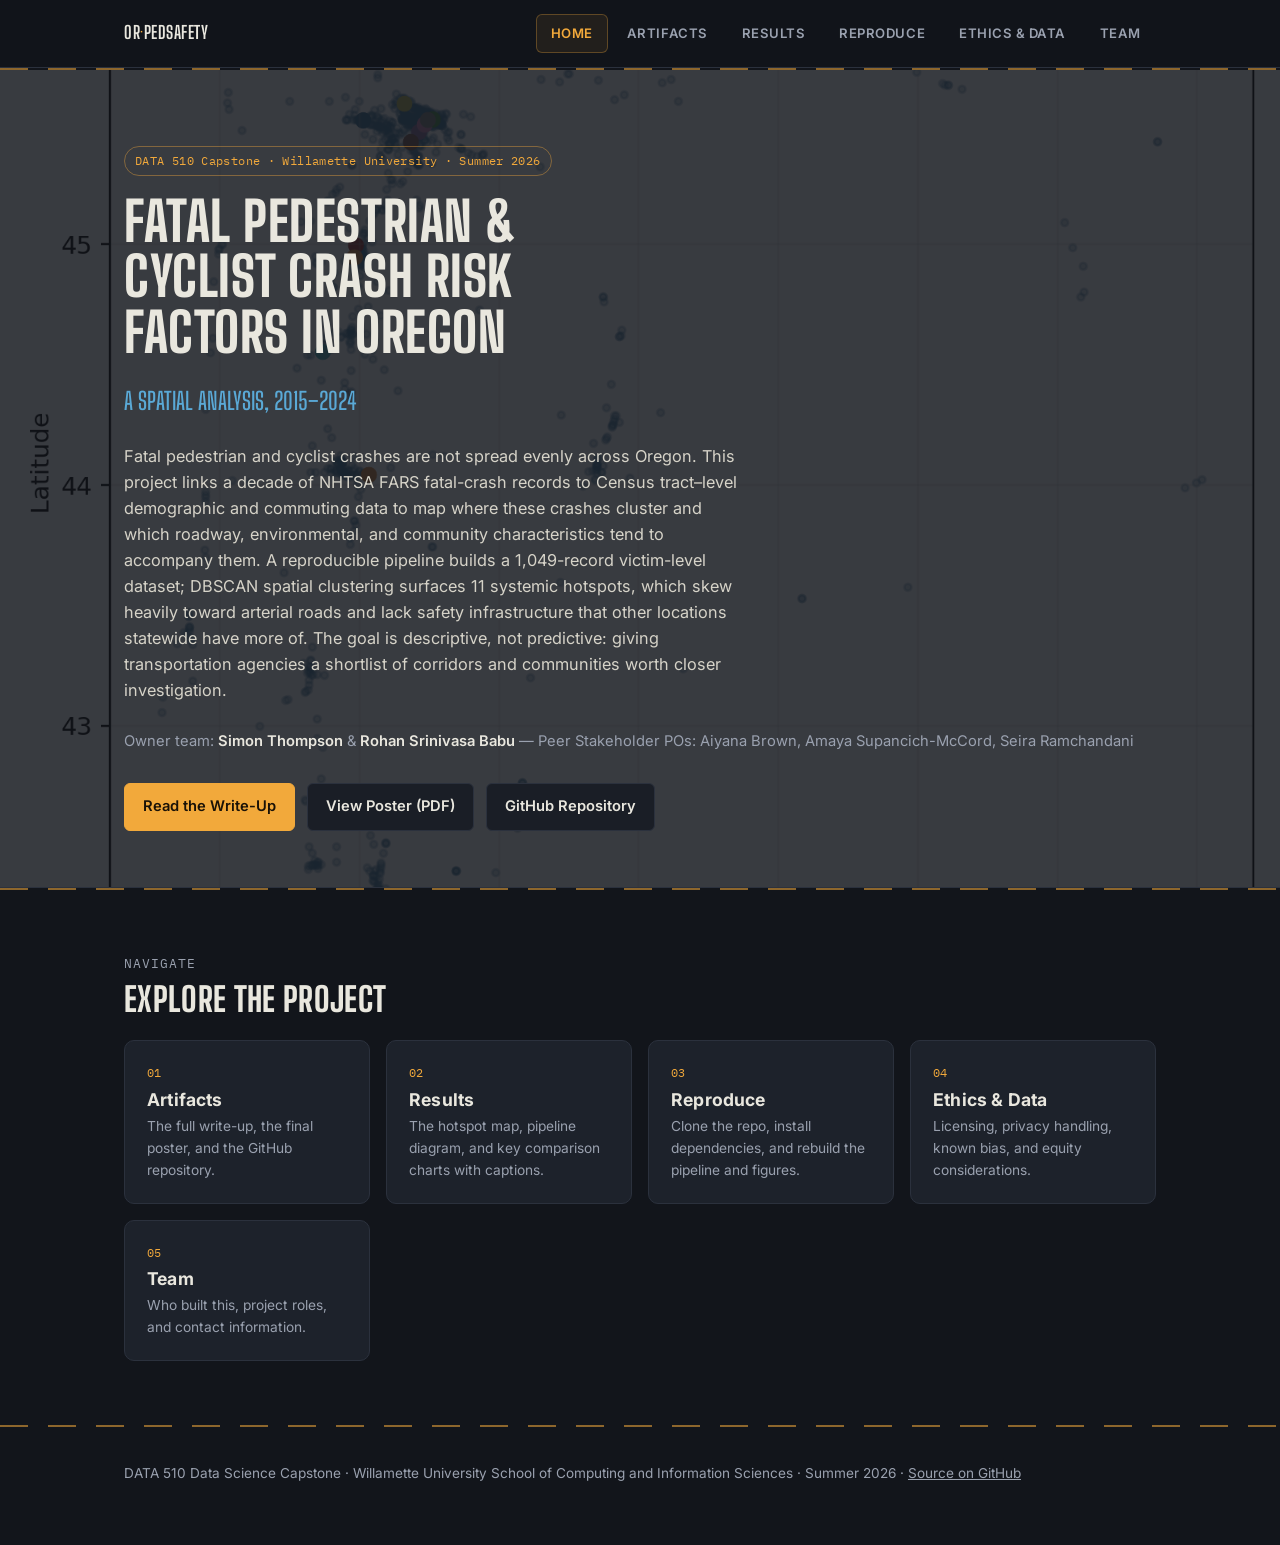
<file: index.html>
<!DOCTYPE html>
<html lang="en">
<head>
<meta charset="UTF-8">
<meta name="viewport" content="width=device-width, initial-scale=1.0">
<title>Fatal Pedestrian and Cyclist Crash Risk Factors in Oregon</title>
<meta name="description" content="A DATA 510 capstone: spatial analysis of fatal pedestrian and cyclist crashes in Oregon, 2015–2024, using NHTSA FARS and Census ACS data.">
<link rel="preconnect" href="https://fonts.googleapis.com">
<link rel="preconnect" href="https://fonts.gstatic.com" crossorigin>
<link href="https://fonts.googleapis.com/css2?family=Big+Shoulders+Display:wght@600;700;800&family=Inter:wght@400;500;600;700&family=IBM+Plex+Mono:wght@400;500&display=swap" rel="stylesheet">
<link rel="stylesheet" href="style.css">
</head>
<body>

<nav>
  <div class="wrap">
    <a class="brand" href="index.html">OR<span>·</span>PedSafety</a>
    <div class="tabs">
      <a class="active" href="index.html">Home</a>
      <a href="artifacts.html">Artifacts</a>
      <a href="results.html">Results</a>
      <a href="reproduce.html">Reproduce</a>
      <a href="ethics.html">Ethics &amp; Data</a>
      <a href="team.html">Team</a>
    </div>
  </div>
</nav>

<div class="lane"></div>

<header class="hero">
  <div class="hero-bg"></div>
  <div class="wrap">
    <span class="eyebrow mono">DATA 510 Capstone · Willamette University · Summer 2026</span>
    <h1>Fatal Pedestrian &amp; Cyclist Crash Risk Factors in Oregon</h1>
    <div class="subtitle">A Spatial Analysis, 2015–2024</div>
    <p class="summary">
      Fatal pedestrian and cyclist crashes are not spread evenly across Oregon. This project links a decade of
      NHTSA FARS fatal-crash records to Census tract–level demographic and commuting data to map where these
      crashes cluster and which roadway, environmental, and community characteristics tend to accompany them.
      A reproducible pipeline builds a 1,049-record victim-level dataset; DBSCAN spatial clustering surfaces
      11 systemic hotspots, which skew heavily toward arterial roads and lack safety infrastructure that other
      locations statewide have more of. The goal is descriptive, not predictive: giving transportation agencies
      a shortlist of corridors and communities worth closer investigation.
    </p>
    <div class="team-line">Owner team: <strong>Simon Thompson</strong> &amp; <strong>Rohan Srinivasa Babu</strong> — Peer Stakeholder POs: Aiyana Brown, Amaya Supancich-McCord, Seira Ramchandani</div>
    <div class="cta-row">
      <a class="btn btn-primary" href="deliverables/M5-final-poster-and-writeup/final-writeup.html">Read the Write-Up</a>
      <a class="btn btn-outline" href="deliverables/M5-final-poster-and-writeup/Fatal Pedestrian Crash Analysis (Final Poster).pdf">View Poster (PDF)</a>
      <a class="btn btn-outline" href="https://github.com/S1mT/data510-OregonPedSafety">GitHub Repository</a>
    </div>
  </div>
</header>

<div class="lane"></div>

<section>
  <div class="wrap">
    <div class="section-label">Navigate</div>
    <h2>Explore the Project</h2>
    <div class="quick-cards">
      <a class="quick-card" href="artifacts.html">
        <div class="qnum mono">01</div>
        <h3>Artifacts</h3>
        <p>The full write-up, the final poster, and the GitHub repository.</p>
      </a>
      <a class="quick-card" href="results.html">
        <div class="qnum mono">02</div>
        <h3>Results</h3>
        <p>The hotspot map, pipeline diagram, and key comparison charts with captions.</p>
      </a>
      <a class="quick-card" href="reproduce.html">
        <div class="qnum mono">03</div>
        <h3>Reproduce</h3>
        <p>Clone the repo, install dependencies, and rebuild the pipeline and figures.</p>
      </a>
      <a class="quick-card" href="ethics.html">
        <div class="qnum mono">04</div>
        <h3>Ethics &amp; Data</h3>
        <p>Licensing, privacy handling, known bias, and equity considerations.</p>
      </a>
      <a class="quick-card" href="team.html">
        <div class="qnum mono">05</div>
        <h3>Team</h3>
        <p>Who built this, project roles, and contact information.</p>
      </a>
    </div>
  </div>
</section>

<div class="lane"></div>

<footer>
  <div class="wrap">
    DATA 510 Data Science Capstone · Willamette University School of Computing and Information Sciences · Summer 2026 ·
    <a href="https://github.com/S1mT/data510-OregonPedSafety">Source on GitHub</a>
  </div>
</footer>

</body>
</html>
</file>
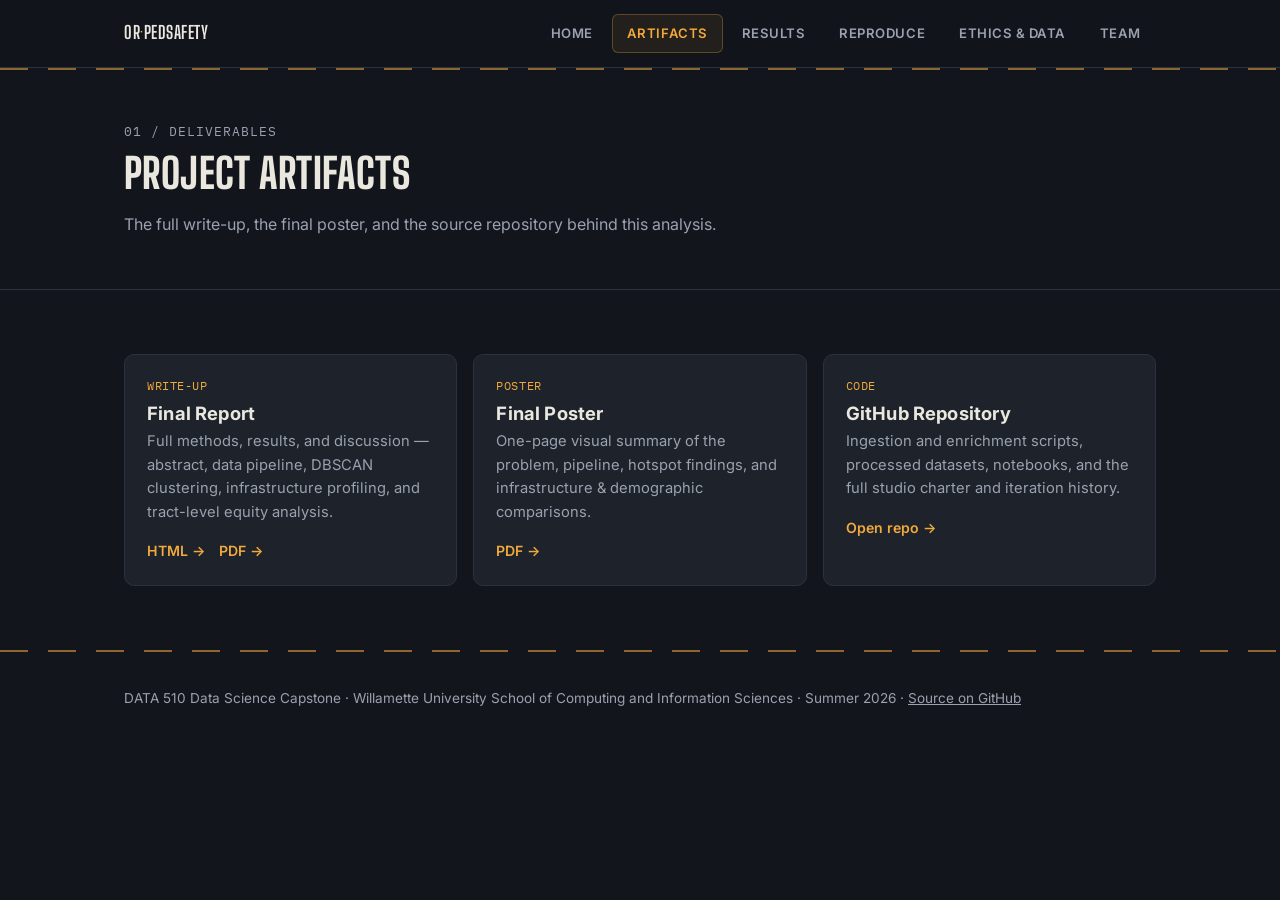
<file: artifacts.html>
<!DOCTYPE html>
<html lang="en">
<head>
<meta charset="UTF-8">
<meta name="viewport" content="width=device-width, initial-scale=1.0">
<title>Artifacts — Oregon Pedestrian Safety Capstone</title>
<link rel="preconnect" href="https://fonts.googleapis.com">
<link rel="preconnect" href="https://fonts.gstatic.com" crossorigin>
<link href="https://fonts.googleapis.com/css2?family=Big+Shoulders+Display:wght@600;700;800&family=Inter:wght@400;500;600;700&family=IBM+Plex+Mono:wght@400;500&display=swap" rel="stylesheet">
<link rel="stylesheet" href="style.css">
</head>
<body>

<nav>
  <div class="wrap">
    <a class="brand" href="index.html">OR<span>·</span>PedSafety</a>
    <div class="tabs">
      <a href="index.html">Home</a>
      <a class="active" href="artifacts.html">Artifacts</a>
      <a href="results.html">Results</a>
      <a href="reproduce.html">Reproduce</a>
      <a href="ethics.html">Ethics &amp; Data</a>
      <a href="team.html">Team</a>
    </div>
  </div>
</nav>

<div class="lane"></div>

<header class="page-header">
  <div class="wrap">
    <div class="section-label mono">01 / Deliverables</div>
    <h1>Project Artifacts</h1>
    <p class="lede">The full write-up, the final poster, and the source repository behind this analysis.</p>
  </div>
</header>

<section>
  <div class="wrap">
    <div class="cards">
      <div class="card">
        <div class="tag">Write-up</div>
        <h3>Final Report</h3>
        <p>Full methods, results, and discussion — abstract, data pipeline, DBSCAN clustering, infrastructure
        profiling, and tract-level equity analysis.</p>
        <div class="card-links">
          <a href="deliverables/M5-final-poster-and-writeup/final-writeup.html">HTML →</a>
          <a href="deliverables/M5-final-poster-and-writeup/final-writeup.pdf">PDF →</a>
        </div>
      </div>
      <div class="card">
        <div class="tag">Poster</div>
        <h3>Final Poster</h3>
        <p>One-page visual summary of the problem, pipeline, hotspot findings, and infrastructure &amp;
        demographic comparisons.</p>
        <div class="card-links">
          <a href="deliverables/M5-final-poster-and-writeup/Fatal Pedestrian Crash Analysis (Final Poster).pdf">PDF →</a>
        </div>
      </div>
      <div class="card">
        <div class="tag">Code</div>
        <h3>GitHub Repository</h3>
        <p>Ingestion and enrichment scripts, processed datasets, notebooks, and the full studio charter and
        iteration history.</p>
        <div class="card-links">
          <a href="https://github.com/S1mT/data510-OregonPedSafety">Open repo →</a>
        </div>
      </div>
    </div>
  </div>
</section>

<div class="lane"></div>

<footer>
  <div class="wrap">
    DATA 510 Data Science Capstone · Willamette University School of Computing and Information Sciences · Summer 2026 ·
    <a href="https://github.com/S1mT/data510-OregonPedSafety">Source on GitHub</a>
  </div>
</footer>

</body>
</html>
</file>
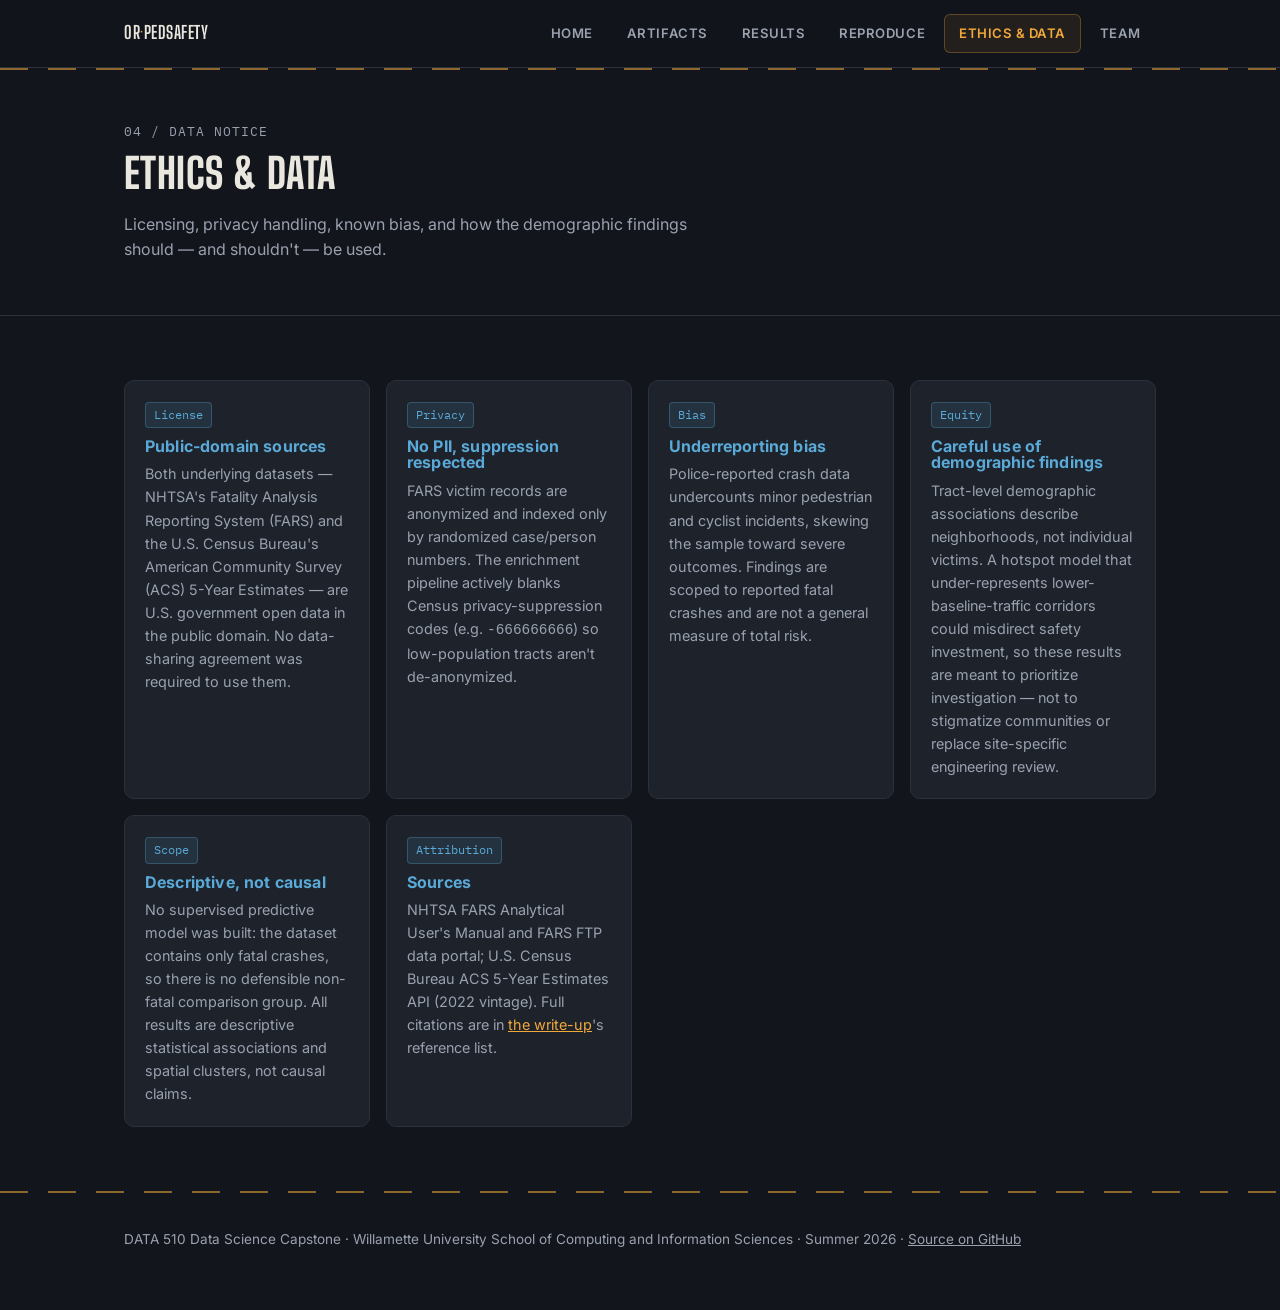
<file: ethics.html>
<!DOCTYPE html>
<html lang="en">
<head>
<meta charset="UTF-8">
<meta name="viewport" content="width=device-width, initial-scale=1.0">
<title>Ethics &amp; Data — Oregon Pedestrian Safety Capstone</title>
<link rel="preconnect" href="https://fonts.googleapis.com">
<link rel="preconnect" href="https://fonts.gstatic.com" crossorigin>
<link href="https://fonts.googleapis.com/css2?family=Big+Shoulders+Display:wght@600;700;800&family=Inter:wght@400;500;600;700&family=IBM+Plex+Mono:wght@400;500&display=swap" rel="stylesheet">
<link rel="stylesheet" href="style.css">
</head>
<body>

<nav>
  <div class="wrap">
    <a class="brand" href="index.html">OR<span>·</span>PedSafety</a>
    <div class="tabs">
      <a href="index.html">Home</a>
      <a href="artifacts.html">Artifacts</a>
      <a href="results.html">Results</a>
      <a href="reproduce.html">Reproduce</a>
      <a class="active" href="ethics.html">Ethics &amp; Data</a>
      <a href="team.html">Team</a>
    </div>
  </div>
</nav>

<div class="lane"></div>

<header class="page-header">
  <div class="wrap">
    <div class="section-label mono">04 / Data Notice</div>
    <h1>Ethics &amp; Data</h1>
    <p class="lede">Licensing, privacy handling, known bias, and how the demographic findings should — and
    shouldn't — be used.</p>
  </div>
</header>

<section>
  <div class="wrap">
    <div class="ethics-grid">
      <div class="ethics-card">
        <span class="badge">License</span>
        <h3>Public-domain sources</h3>
        <p>Both underlying datasets — NHTSA's Fatality Analysis Reporting System (FARS) and the U.S. Census
        Bureau's American Community Survey (ACS) 5-Year Estimates — are U.S. government open data in the
        public domain. No data-sharing agreement was required to use them.</p>
      </div>
      <div class="ethics-card">
        <span class="badge">Privacy</span>
        <h3>No PII, suppression respected</h3>
        <p>FARS victim records are anonymized and indexed only by randomized case/person numbers. The
        enrichment pipeline actively blanks Census privacy-suppression codes (e.g. <code>-666666666</code>)
        so low-population tracts aren't de-anonymized.</p>
      </div>
      <div class="ethics-card">
        <span class="badge">Bias</span>
        <h3>Underreporting bias</h3>
        <p>Police-reported crash data undercounts minor pedestrian and cyclist incidents, skewing the sample
        toward severe outcomes. Findings are scoped to reported fatal crashes and are not a general measure
        of total risk.</p>
      </div>
      <div class="ethics-card">
        <span class="badge">Equity</span>
        <h3>Careful use of demographic findings</h3>
        <p>Tract-level demographic associations describe neighborhoods, not individual victims. A hotspot
        model that under-represents lower-baseline-traffic corridors could misdirect safety investment, so
        these results are meant to prioritize investigation — not to stigmatize communities or replace
        site-specific engineering review.</p>
      </div>
      <div class="ethics-card">
        <span class="badge">Scope</span>
        <h3>Descriptive, not causal</h3>
        <p>No supervised predictive model was built: the dataset contains only fatal crashes, so there is no
        defensible non-fatal comparison group. All results are descriptive statistical associations and
        spatial clusters, not causal claims.</p>
      </div>
      <div class="ethics-card">
        <span class="badge">Attribution</span>
        <h3>Sources</h3>
        <p>NHTSA FARS Analytical User's Manual and FARS FTP data portal; U.S. Census Bureau ACS 5-Year
        Estimates API (2022 vintage). Full citations are in
        <a href="deliverables/M5-final-poster-and-writeup/final-writeup.html">the write-up</a>'s reference list.</p>
      </div>
    </div>
  </div>
</section>

<div class="lane"></div>

<footer>
  <div class="wrap">
    DATA 510 Data Science Capstone · Willamette University School of Computing and Information Sciences · Summer 2026 ·
    <a href="https://github.com/S1mT/data510-OregonPedSafety">Source on GitHub</a>
  </div>
</footer>

</body>
</html>
</file>
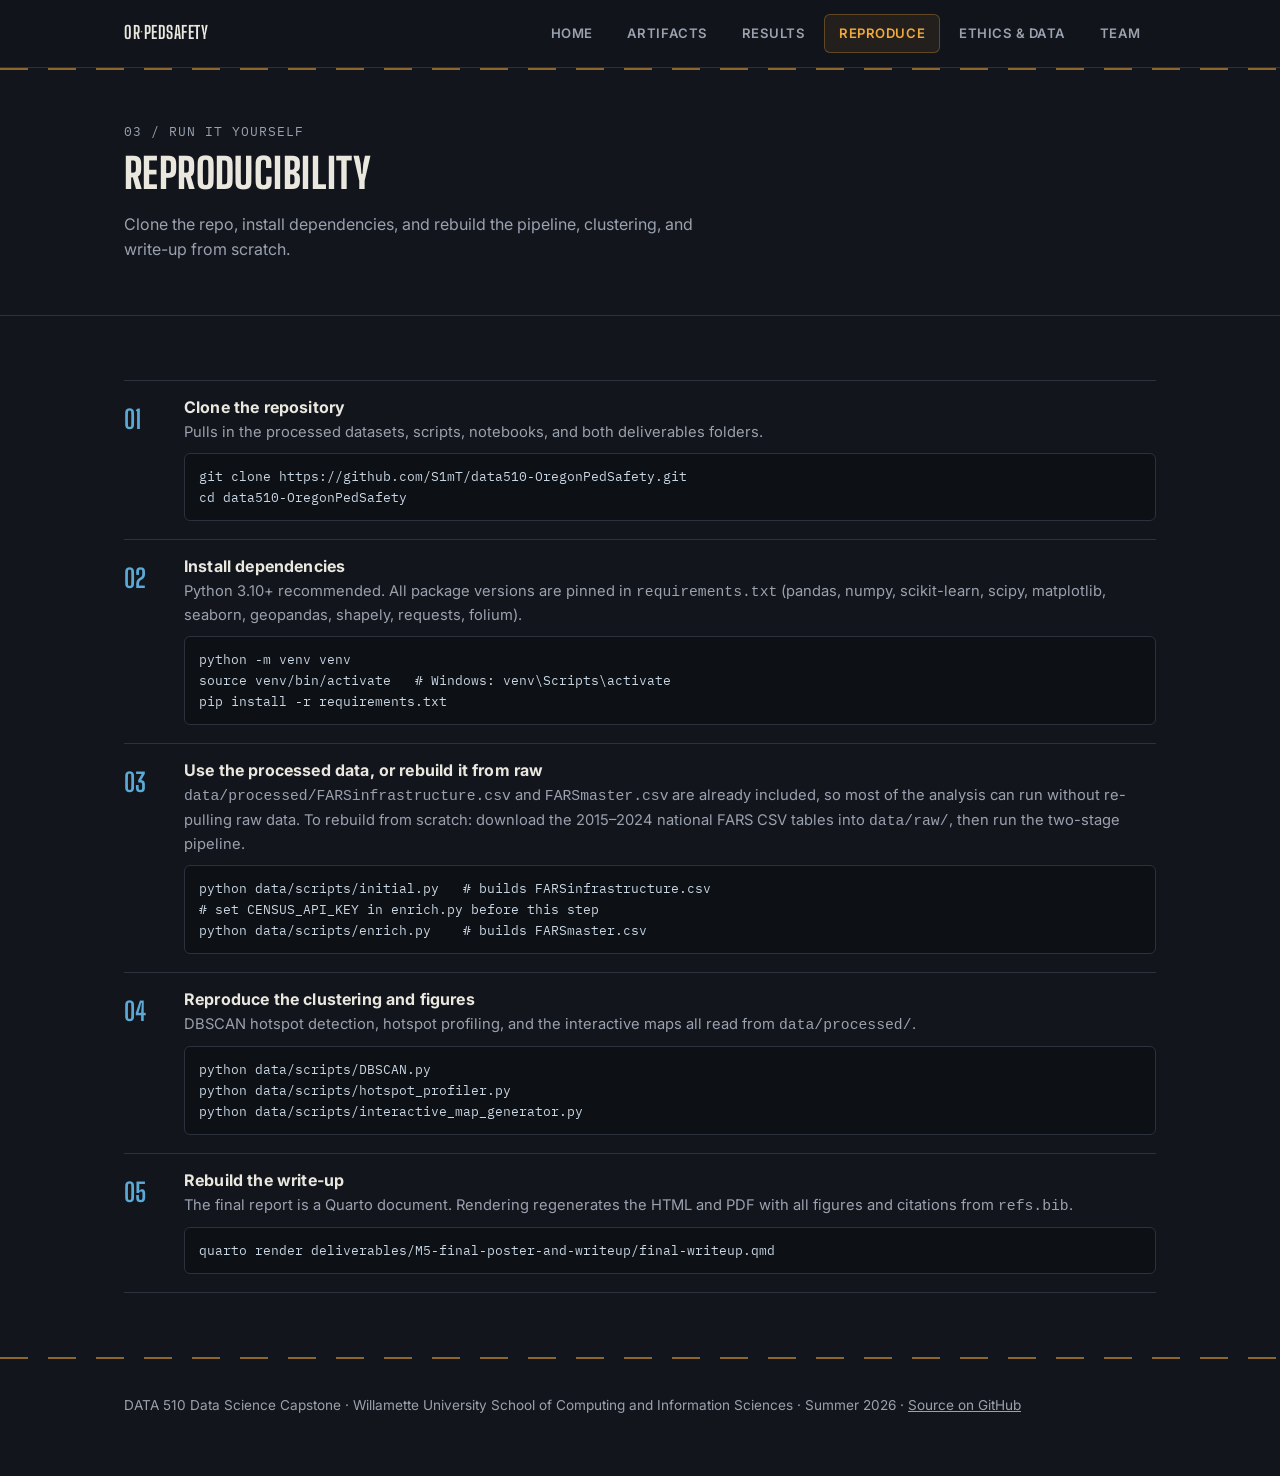
<file: reproduce.html>
<!DOCTYPE html>
<html lang="en">
<head>
<meta charset="UTF-8">
<meta name="viewport" content="width=device-width, initial-scale=1.0">
<title>Reproduce — Oregon Pedestrian Safety Capstone</title>
<link rel="preconnect" href="https://fonts.googleapis.com">
<link rel="preconnect" href="https://fonts.gstatic.com" crossorigin>
<link href="https://fonts.googleapis.com/css2?family=Big+Shoulders+Display:wght@600;700;800&family=Inter:wght@400;500;600;700&family=IBM+Plex+Mono:wght@400;500&display=swap" rel="stylesheet">
<link rel="stylesheet" href="style.css">
</head>
<body>

<nav>
  <div class="wrap">
    <a class="brand" href="index.html">OR<span>·</span>PedSafety</a>
    <div class="tabs">
      <a href="index.html">Home</a>
      <a href="artifacts.html">Artifacts</a>
      <a href="results.html">Results</a>
      <a class="active" href="reproduce.html">Reproduce</a>
      <a href="ethics.html">Ethics &amp; Data</a>
      <a href="team.html">Team</a>
    </div>
  </div>
</nav>

<div class="lane"></div>

<header class="page-header">
  <div class="wrap">
    <div class="section-label mono">03 / Run It Yourself</div>
    <h1>Reproducibility</h1>
    <p class="lede">Clone the repo, install dependencies, and rebuild the pipeline, clustering, and write-up
    from scratch.</p>
  </div>
</header>

<section>
  <div class="wrap">
    <div class="steps">
      <div class="step">
        <div class="step-num mono">01</div>
        <div>
          <h3>Clone the repository</h3>
          <p>Pulls in the processed datasets, scripts, notebooks, and both deliverables folders.</p>
          <pre>git clone https://github.com/S1mT/data510-OregonPedSafety.git
cd data510-OregonPedSafety</pre>
        </div>
      </div>
      <div class="step">
        <div class="step-num mono">02</div>
        <div>
          <h3>Install dependencies</h3>
          <p>Python 3.10+ recommended. All package versions are pinned in <code>requirements.txt</code>
          (pandas, numpy, scikit-learn, scipy, matplotlib, seaborn, geopandas, shapely, requests, folium).</p>
          <pre>python -m venv venv
source venv/bin/activate   # Windows: venv\Scripts\activate
pip install -r requirements.txt</pre>
        </div>
      </div>
      <div class="step">
        <div class="step-num mono">03</div>
        <div>
          <h3>Use the processed data, or rebuild it from raw</h3>
          <p><code>data/processed/FARSinfrastructure.csv</code> and <code>FARSmaster.csv</code> are already
          included, so most of the analysis can run without re-pulling raw data. To rebuild from scratch:
          download the 2015–2024 national FARS CSV tables into <code>data/raw/</code>, then run the two-stage
          pipeline.</p>
          <pre>python data/scripts/initial.py   # builds FARSinfrastructure.csv
# set CENSUS_API_KEY in enrich.py before this step
python data/scripts/enrich.py    # builds FARSmaster.csv</pre>
        </div>
      </div>
      <div class="step">
        <div class="step-num mono">04</div>
        <div>
          <h3>Reproduce the clustering and figures</h3>
          <p>DBSCAN hotspot detection, hotspot profiling, and the interactive maps all read from
          <code>data/processed/</code>.</p>
          <pre>python data/scripts/DBSCAN.py
python data/scripts/hotspot_profiler.py
python data/scripts/interactive_map_generator.py</pre>
        </div>
      </div>
      <div class="step">
        <div class="step-num mono">05</div>
        <div>
          <h3>Rebuild the write-up</h3>
          <p>The final report is a Quarto document. Rendering regenerates the HTML and PDF with all figures
          and citations from <code>refs.bib</code>.</p>
          <pre>quarto render deliverables/M5-final-poster-and-writeup/final-writeup.qmd</pre>
        </div>
      </div>
    </div>
  </div>
</section>

<div class="lane"></div>

<footer>
  <div class="wrap">
    DATA 510 Data Science Capstone · Willamette University School of Computing and Information Sciences · Summer 2026 ·
    <a href="https://github.com/S1mT/data510-OregonPedSafety">Source on GitHub</a>
  </div>
</footer>

</body>
</html>
</file>
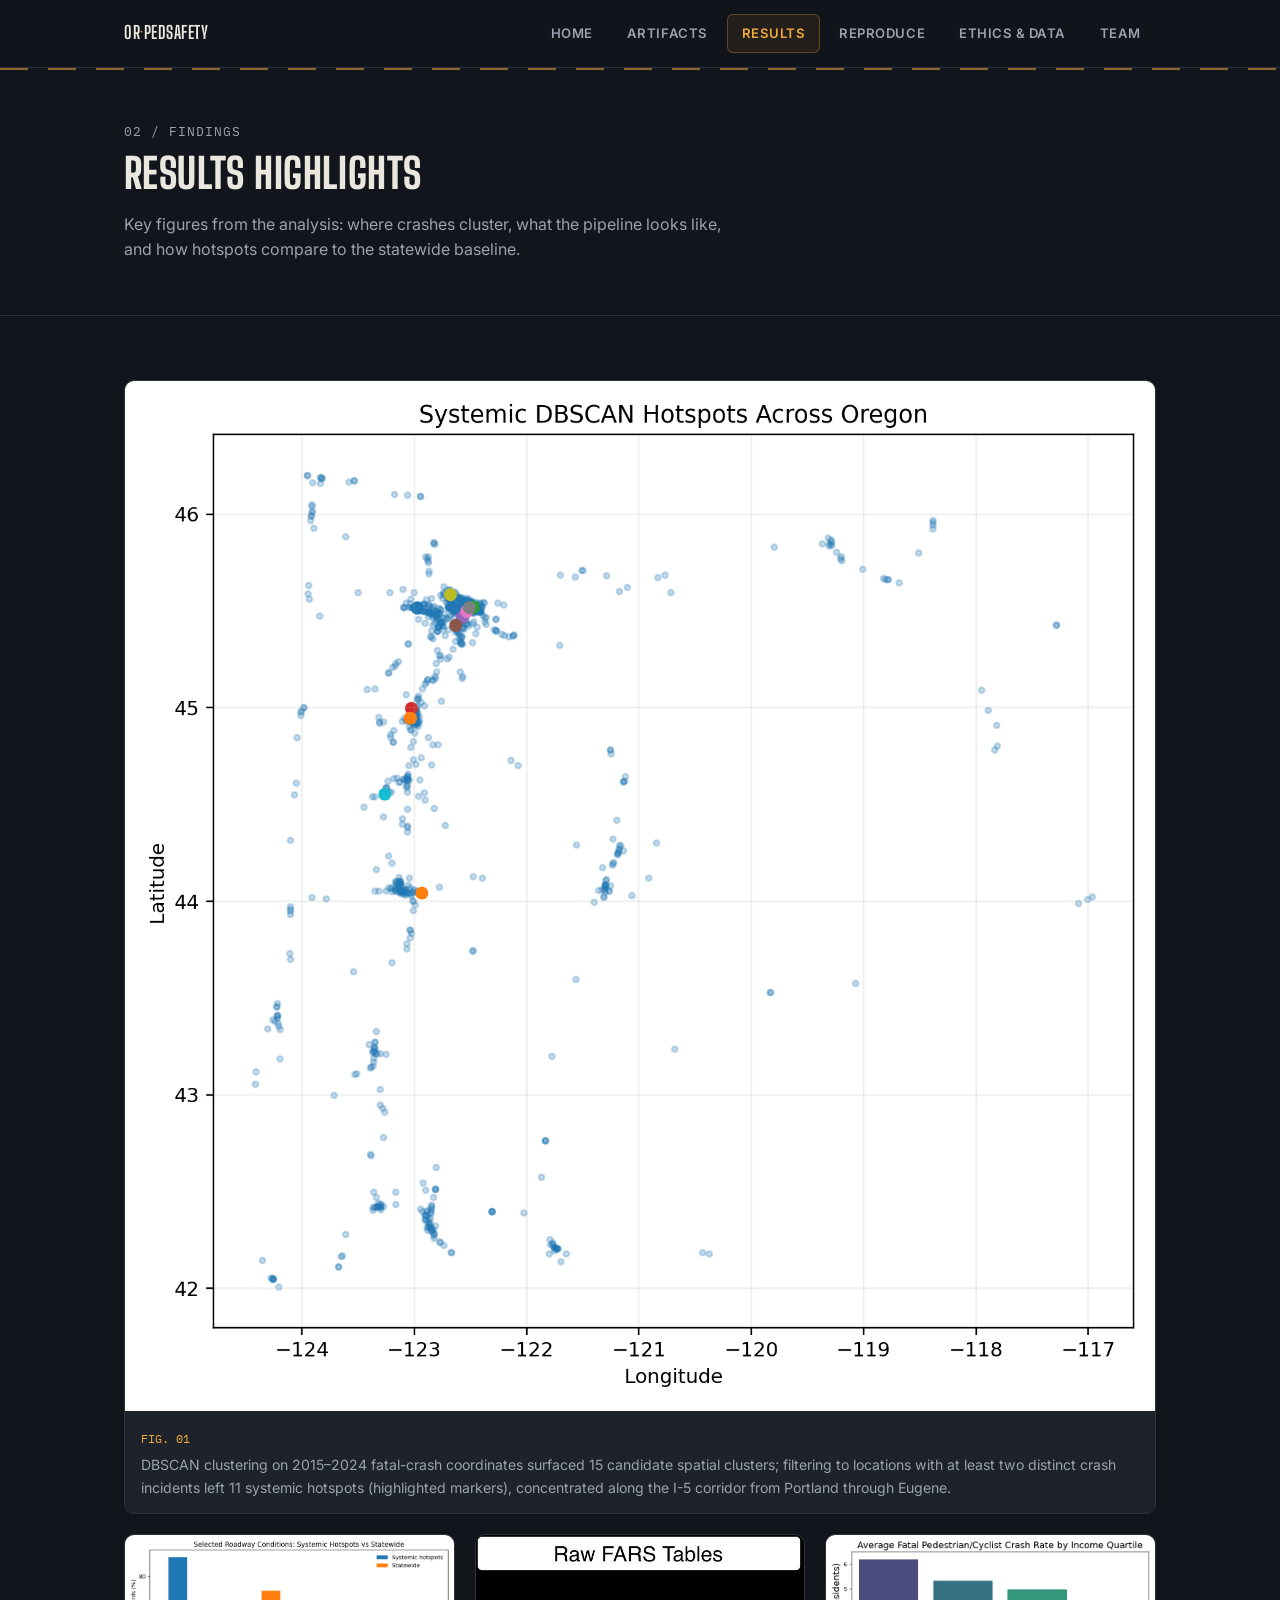
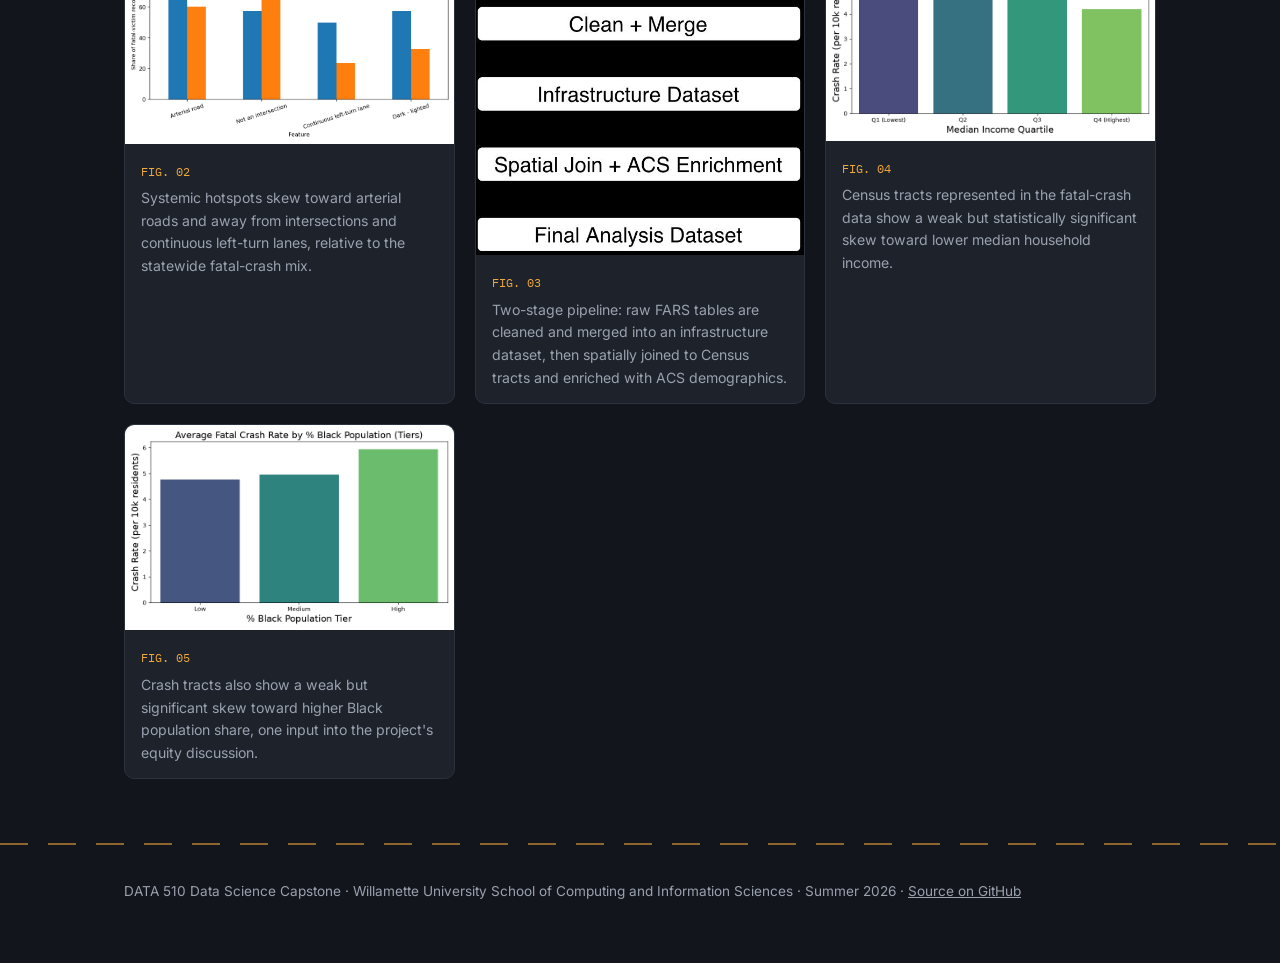
<file: results.html>
<!DOCTYPE html>
<html lang="en">
<head>
<meta charset="UTF-8">
<meta name="viewport" content="width=device-width, initial-scale=1.0">
<title>Results — Oregon Pedestrian Safety Capstone</title>
<link rel="preconnect" href="https://fonts.googleapis.com">
<link rel="preconnect" href="https://fonts.gstatic.com" crossorigin>
<link href="https://fonts.googleapis.com/css2?family=Big+Shoulders+Display:wght@600;700;800&family=Inter:wght@400;500;600;700&family=IBM+Plex+Mono:wght@400;500&display=swap" rel="stylesheet">
<link rel="stylesheet" href="style.css">
</head>
<body>

<nav>
  <div class="wrap">
    <a class="brand" href="index.html">OR<span>·</span>PedSafety</a>
    <div class="tabs">
      <a href="index.html">Home</a>
      <a href="artifacts.html">Artifacts</a>
      <a class="active" href="results.html">Results</a>
      <a href="reproduce.html">Reproduce</a>
      <a href="ethics.html">Ethics &amp; Data</a>
      <a href="team.html">Team</a>
    </div>
  </div>
</nav>

<div class="lane"></div>

<header class="page-header">
  <div class="wrap">
    <div class="section-label mono">02 / Findings</div>
    <h1>Results Highlights</h1>
    <p class="lede">Key figures from the analysis: where crashes cluster, what the pipeline looks like, and how
    hotspots compare to the statewide baseline.</p>
  </div>
</header>

<section>
  <div class="wrap">
    <div class="results-grid">
      <div class="fig wide">
        <img src="deliverables/M5-final-poster-and-writeup/figures/statewide_systemic_hotspots.png" alt="Map of DBSCAN-identified systemic crash hotspots across Oregon">
        <div class="cap">
          <span class="num mono">FIG. 01</span>
          <p>DBSCAN clustering on 2015–2024 fatal-crash coordinates surfaced 15 candidate spatial clusters;
          filtering to locations with at least two distinct crash incidents left 11 systemic hotspots
          (highlighted markers), concentrated along the I-5 corridor from Portland through Eugene.</p>
        </div>
      </div>
      <div class="fig">
        <img src="deliverables/M5-final-poster-and-writeup/figures/infrastructure_comparison.png" alt="Bar chart comparing roadway conditions at hotspots vs statewide">
        <div class="cap">
          <span class="num mono">FIG. 02</span>
          <p>Systemic hotspots skew toward arterial roads and away from intersections and continuous
          left-turn lanes, relative to the statewide fatal-crash mix.</p>
        </div>
      </div>
      <div class="fig">
        <img src="deliverables/M5-final-poster-and-writeup/figures/pipeline.png" alt="Data pipeline diagram from raw FARS tables to final analysis dataset">
        <div class="cap">
          <span class="num mono">FIG. 03</span>
          <p>Two-stage pipeline: raw FARS tables are cleaned and merged into an infrastructure dataset, then
          spatially joined to Census tracts and enriched with ACS demographics.</p>
        </div>
      </div>
      <div class="fig">
        <img src="deliverables/M5-final-poster-and-writeup/figures/income_chart.png" alt="Chart of median income by crash tract vs statewide baseline">
        <div class="cap">
          <span class="num mono">FIG. 04</span>
          <p>Census tracts represented in the fatal-crash data show a weak but statistically significant
          skew toward lower median household income.</p>
        </div>
      </div>
      <div class="fig">
        <img src="deliverables/M5-final-poster-and-writeup/figures/black_pop_chart.png" alt="Chart of Black population share by crash tract vs statewide baseline">
        <div class="cap">
          <span class="num mono">FIG. 05</span>
          <p>Crash tracts also show a weak but significant skew toward higher Black population share, one
          input into the project's equity discussion.</p>
        </div>
      </div>
    </div>
  </div>
</section>

<div class="lane"></div>

<footer>
  <div class="wrap">
    DATA 510 Data Science Capstone · Willamette University School of Computing and Information Sciences · Summer 2026 ·
    <a href="https://github.com/S1mT/data510-OregonPedSafety">Source on GitHub</a>
  </div>
</footer>

</body>
</html>
</file>
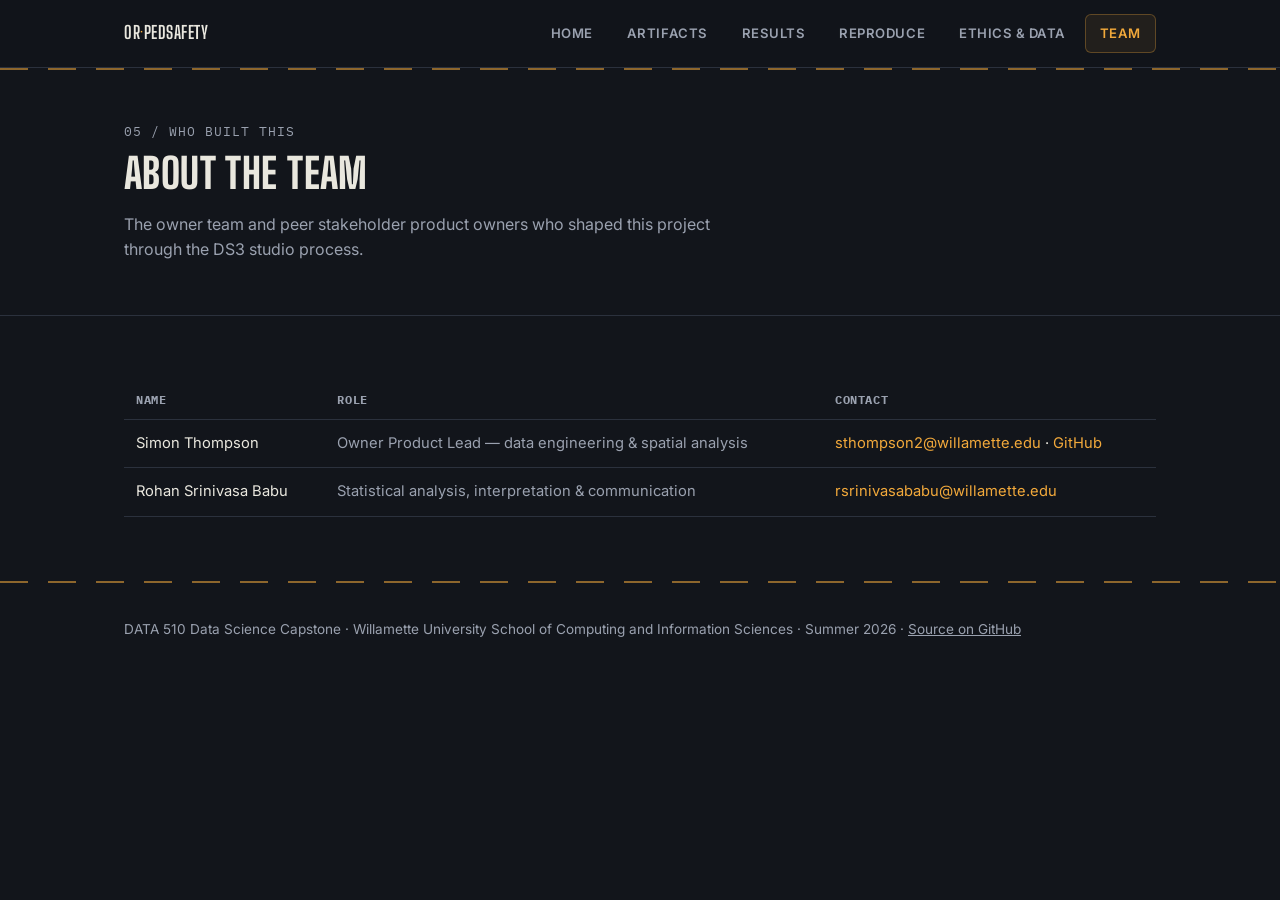
<file: team.html>
<!DOCTYPE html>
<html lang="en">
<head>
<meta charset="UTF-8">
<meta name="viewport" content="width=device-width, initial-scale=1.0">
<title>Team — Oregon Pedestrian Safety Capstone</title>
<link rel="preconnect" href="https://fonts.googleapis.com">
<link rel="preconnect" href="https://fonts.gstatic.com" crossorigin>
<link href="https://fonts.googleapis.com/css2?family=Big+Shoulders+Display:wght@600;700;800&family=Inter:wght@400;500;600;700&family=IBM+Plex+Mono:wght@400;500&display=swap" rel="stylesheet">
<link rel="stylesheet" href="style.css">
</head>
<body>

<nav>
  <div class="wrap">
    <a class="brand" href="index.html">OR<span>·</span>PedSafety</a>
    <div class="tabs">
      <a href="index.html">Home</a>
      <a href="artifacts.html">Artifacts</a>
      <a href="results.html">Results</a>
      <a href="reproduce.html">Reproduce</a>
      <a href="ethics.html">Ethics &amp; Data</a>
      <a class="active" href="team.html">Team</a>
    </div>
  </div>
</nav>

<div class="lane"></div>

<header class="page-header">
  <div class="wrap">
    <div class="section-label mono">05 / Who Built This</div>
    <h1>About the Team</h1>
    <p class="lede">The owner team and peer stakeholder product owners who shaped this project through the
    DS3 studio process.</p>
  </div>
</header>

<section>
  <div class="wrap">
    <table>
      <thead>
        <tr><th>Name</th><th>Role</th><th>Contact</th></tr>
      </thead>
      <tbody>
        <tr>
          <td>Simon Thompson</td>
          <td class="role">Owner Product Lead — data engineering &amp; spatial analysis</td>
          <td><a href="mailto:sthompson2@willamette.edu">sthompson2@willamette.edu</a> · <a href="https://github.com/S1mT">GitHub</a></td>
        </tr>
        <tr>
          <td>Rohan Srinivasa Babu</td>
          <td class="role">Statistical analysis, interpretation &amp; communication</td>
          <td><a href="mailto:rsrinivasababu@willamette.edu">rsrinivasababu@willamette.edu</a></td>
        </tr>
      </tbody>
    </table>
  </div>
</section>

<div class="lane"></div>

<footer>
  <div class="wrap">
    DATA 510 Data Science Capstone · Willamette University School of Computing and Information Sciences · Summer 2026 ·
    <a href="https://github.com/S1mT/data510-OregonPedSafety">Source on GitHub</a>
  </div>
</footer>

</body>
</html>
</file>
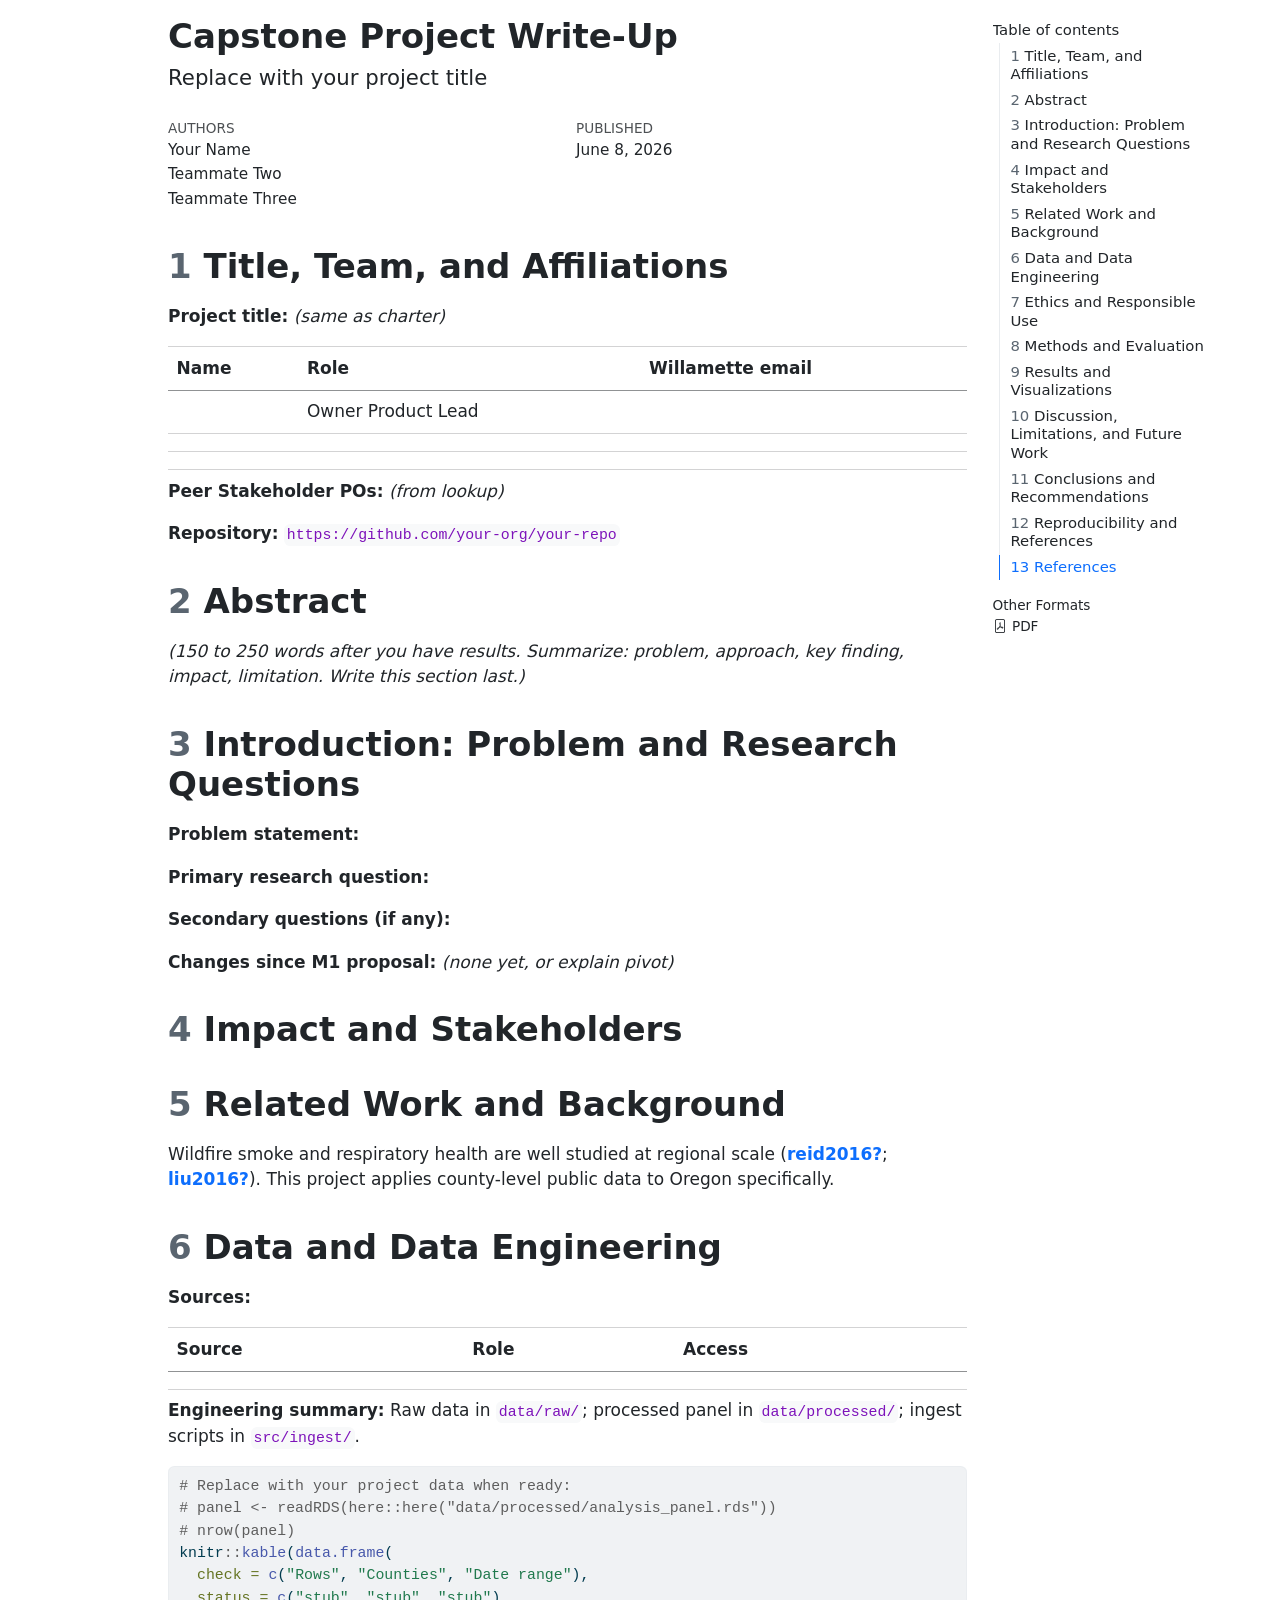
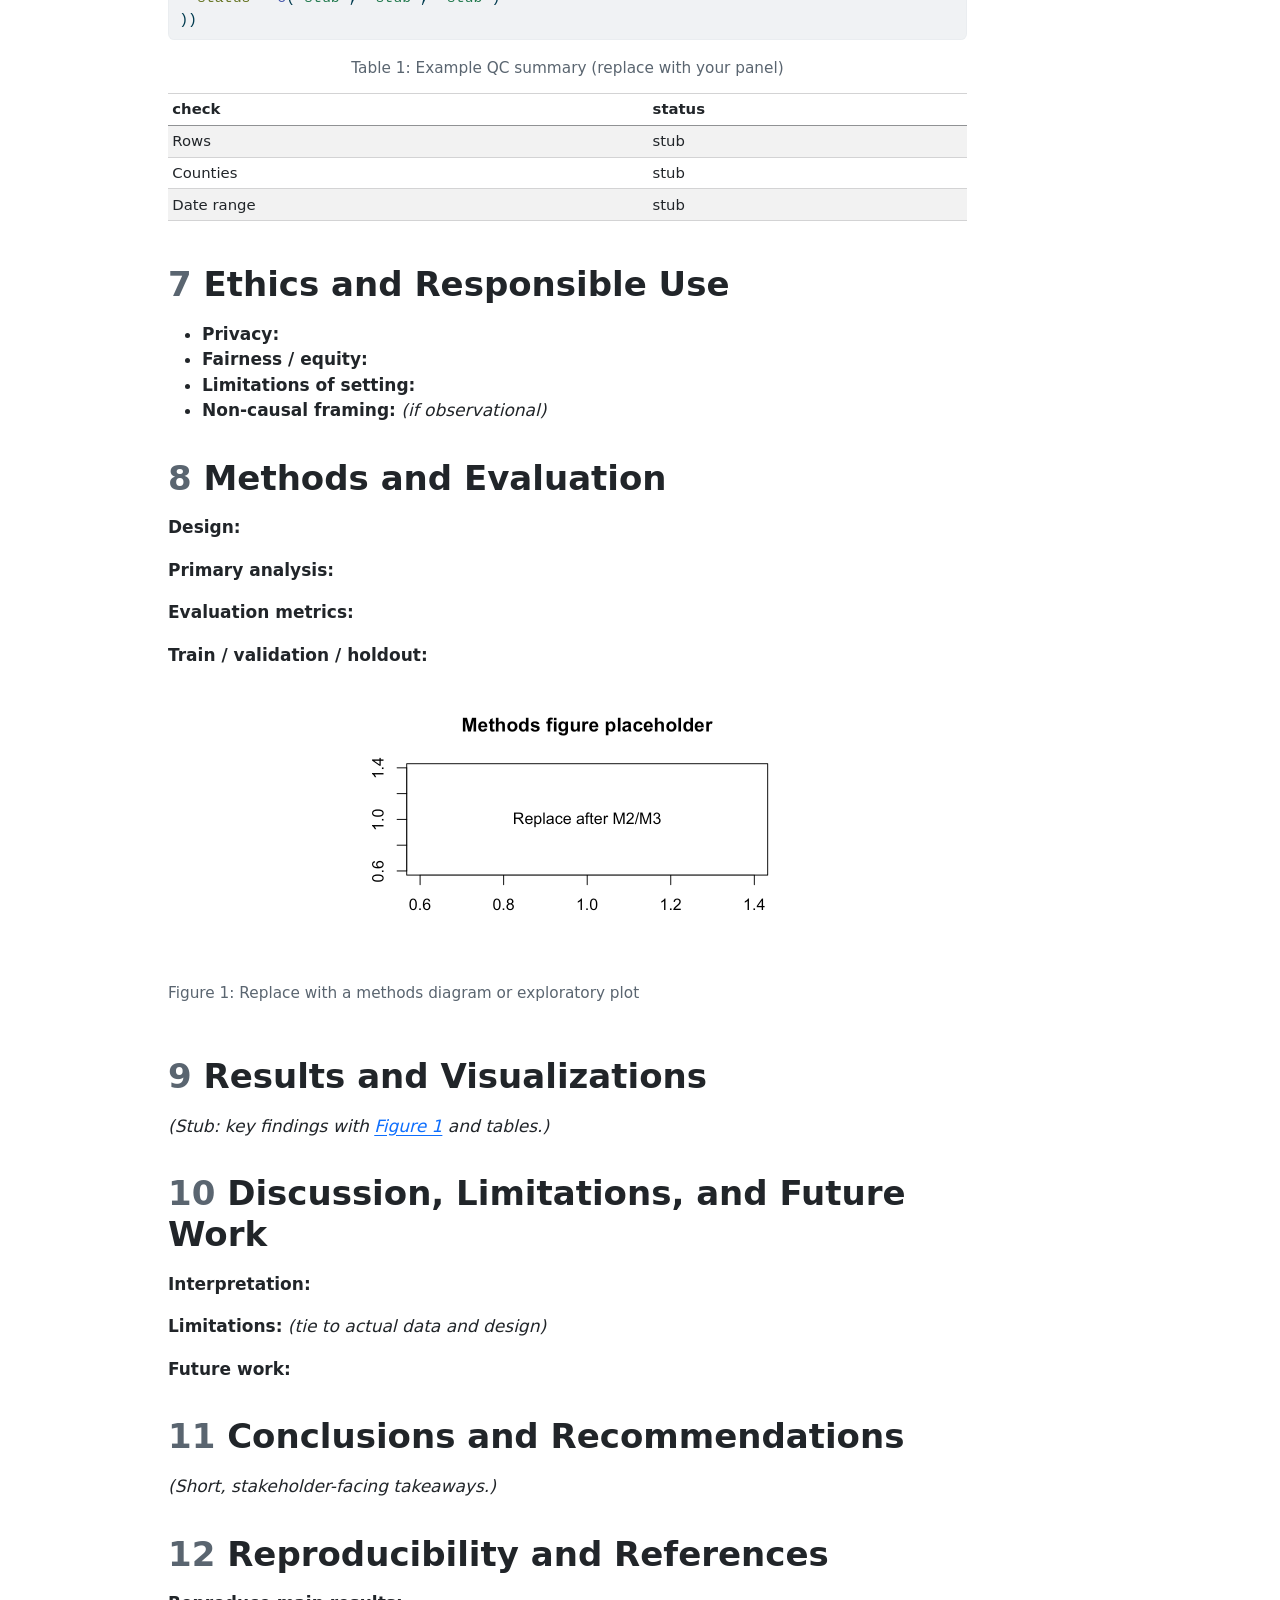
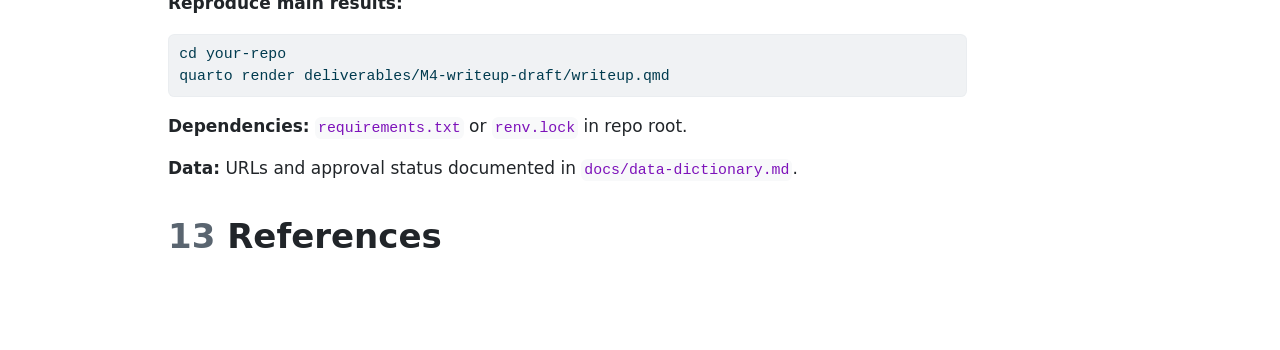
<file: deliverables/M4-writeup-draft/writeup-skeleton.html>
<!DOCTYPE html>
<html xmlns="http://www.w3.org/1999/xhtml" lang="en" xml:lang="en"><head>

<meta charset="utf-8">
<meta name="generator" content="quarto-1.7.33">

<meta name="viewport" content="width=device-width, initial-scale=1.0, user-scalable=yes">

<meta name="author" content="Your Name">
<meta name="author" content="Teammate Two">
<meta name="author" content="Teammate Three">
<meta name="dcterms.date" content="2026-06-08">

<title>Capstone Project Write-Up</title>
<style>
code{white-space: pre-wrap;}
span.smallcaps{font-variant: small-caps;}
div.columns{display: flex; gap: min(4vw, 1.5em);}
div.column{flex: auto; overflow-x: auto;}
div.hanging-indent{margin-left: 1.5em; text-indent: -1.5em;}
ul.task-list{list-style: none;}
ul.task-list li input[type="checkbox"] {
  width: 0.8em;
  margin: 0 0.8em 0.2em -1em; /* quarto-specific, see https://github.com/quarto-dev/quarto-cli/issues/4556 */ 
  vertical-align: middle;
}
/* CSS for syntax highlighting */
html { -webkit-text-size-adjust: 100%; }
pre > code.sourceCode { white-space: pre; position: relative; }
pre > code.sourceCode > span { display: inline-block; line-height: 1.25; }
pre > code.sourceCode > span:empty { height: 1.2em; }
.sourceCode { overflow: visible; }
code.sourceCode > span { color: inherit; text-decoration: inherit; }
div.sourceCode { margin: 1em 0; }
pre.sourceCode { margin: 0; }
@media screen {
div.sourceCode { overflow: auto; }
}
@media print {
pre > code.sourceCode { white-space: pre-wrap; }
pre > code.sourceCode > span { text-indent: -5em; padding-left: 5em; }
}
pre.numberSource code
  { counter-reset: source-line 0; }
pre.numberSource code > span
  { position: relative; left: -4em; counter-increment: source-line; }
pre.numberSource code > span > a:first-child::before
  { content: counter(source-line);
    position: relative; left: -1em; text-align: right; vertical-align: baseline;
    border: none; display: inline-block;
    -webkit-touch-callout: none; -webkit-user-select: none;
    -khtml-user-select: none; -moz-user-select: none;
    -ms-user-select: none; user-select: none;
    padding: 0 4px; width: 4em;
  }
pre.numberSource { margin-left: 3em;  padding-left: 4px; }
div.sourceCode
  {   }
@media screen {
pre > code.sourceCode > span > a:first-child::before { text-decoration: underline; }
}
/* CSS for citations */
div.csl-bib-body { }
div.csl-entry {
  clear: both;
}
.hanging-indent div.csl-entry {
  margin-left:2em;
  text-indent:-2em;
}
div.csl-left-margin {
  min-width:2em;
  float:left;
}
div.csl-right-inline {
  margin-left:2em;
  padding-left:1em;
}
div.csl-indent {
  margin-left: 2em;
}</style>


<script src="writeup-skeleton_files/libs/clipboard/clipboard.min.js"></script>
<script src="writeup-skeleton_files/libs/quarto-html/quarto.js" type="module"></script>
<script src="writeup-skeleton_files/libs/quarto-html/tabsets/tabsets.js" type="module"></script>
<script src="writeup-skeleton_files/libs/quarto-html/popper.min.js"></script>
<script src="writeup-skeleton_files/libs/quarto-html/tippy.umd.min.js"></script>
<script src="writeup-skeleton_files/libs/quarto-html/anchor.min.js"></script>
<link href="writeup-skeleton_files/libs/quarto-html/tippy.css" rel="stylesheet">
<link href="writeup-skeleton_files/libs/quarto-html/quarto-syntax-highlighting-ea385d0e468b0dd5ea5bf0780b1290d9.css" rel="stylesheet" id="quarto-text-highlighting-styles">
<script src="writeup-skeleton_files/libs/bootstrap/bootstrap.min.js"></script>
<link href="writeup-skeleton_files/libs/bootstrap/bootstrap-icons.css" rel="stylesheet">
<link href="writeup-skeleton_files/libs/bootstrap/bootstrap-81267100e462c21b3d6c0d5bf76a3417.min.css" rel="stylesheet" append-hash="true" id="quarto-bootstrap" data-mode="light">


</head>

<body class="quarto-light">

<div id="quarto-content" class="page-columns page-rows-contents page-layout-article">
<div id="quarto-margin-sidebar" class="sidebar margin-sidebar">
  <nav id="TOC" role="doc-toc" class="toc-active">
    <h2 id="toc-title">Table of contents</h2>
   
  <ul class="collapse">
  <li><a href="#title-team-and-affiliations" id="toc-title-team-and-affiliations" class="nav-link active" data-scroll-target="#title-team-and-affiliations"><span class="header-section-number">1</span> Title, Team, and Affiliations</a></li>
  <li><a href="#abstract" id="toc-abstract" class="nav-link" data-scroll-target="#abstract"><span class="header-section-number">2</span> Abstract</a></li>
  <li><a href="#introduction-problem-and-research-questions" id="toc-introduction-problem-and-research-questions" class="nav-link" data-scroll-target="#introduction-problem-and-research-questions"><span class="header-section-number">3</span> Introduction: Problem and Research Questions</a></li>
  <li><a href="#impact-and-stakeholders" id="toc-impact-and-stakeholders" class="nav-link" data-scroll-target="#impact-and-stakeholders"><span class="header-section-number">4</span> Impact and Stakeholders</a></li>
  <li><a href="#related-work-and-background" id="toc-related-work-and-background" class="nav-link" data-scroll-target="#related-work-and-background"><span class="header-section-number">5</span> Related Work and Background</a></li>
  <li><a href="#data-and-data-engineering" id="toc-data-and-data-engineering" class="nav-link" data-scroll-target="#data-and-data-engineering"><span class="header-section-number">6</span> Data and Data Engineering</a></li>
  <li><a href="#ethics-and-responsible-use" id="toc-ethics-and-responsible-use" class="nav-link" data-scroll-target="#ethics-and-responsible-use"><span class="header-section-number">7</span> Ethics and Responsible Use</a></li>
  <li><a href="#methods-and-evaluation" id="toc-methods-and-evaluation" class="nav-link" data-scroll-target="#methods-and-evaluation"><span class="header-section-number">8</span> Methods and Evaluation</a></li>
  <li><a href="#results-and-visualizations" id="toc-results-and-visualizations" class="nav-link" data-scroll-target="#results-and-visualizations"><span class="header-section-number">9</span> Results and Visualizations</a></li>
  <li><a href="#discussion-limitations-and-future-work" id="toc-discussion-limitations-and-future-work" class="nav-link" data-scroll-target="#discussion-limitations-and-future-work"><span class="header-section-number">10</span> Discussion, Limitations, and Future Work</a></li>
  <li><a href="#conclusions-and-recommendations" id="toc-conclusions-and-recommendations" class="nav-link" data-scroll-target="#conclusions-and-recommendations"><span class="header-section-number">11</span> Conclusions and Recommendations</a></li>
  <li><a href="#reproducibility-and-references" id="toc-reproducibility-and-references" class="nav-link" data-scroll-target="#reproducibility-and-references"><span class="header-section-number">12</span> Reproducibility and References</a></li>
  <li><a href="#references" id="toc-references" class="nav-link" data-scroll-target="#references"><span class="header-section-number">13</span> References</a></li>
  </ul>
<div class="quarto-alternate-formats"><h2>Other Formats</h2><ul><li><a href="../../writeup-skeleton.pdf"><i class="bi bi-file-pdf"></i>PDF</a></li></ul></div></nav>
</div>
<main class="content" id="quarto-document-content">

<header id="title-block-header" class="quarto-title-block default">
<div class="quarto-title">
<h1 class="title">Capstone Project Write-Up</h1>
<p class="subtitle lead">Replace with your project title</p>
</div>



<div class="quarto-title-meta">

    <div>
    <div class="quarto-title-meta-heading">Authors</div>
    <div class="quarto-title-meta-contents">
             <p>Your Name </p>
             <p>Teammate Two </p>
             <p>Teammate Three </p>
          </div>
  </div>
    
    <div>
    <div class="quarto-title-meta-heading">Published</div>
    <div class="quarto-title-meta-contents">
      <p class="date">June 8, 2026</p>
    </div>
  </div>
  
    
  </div>
  


</header>


<!--
  DATA 510 write-up skeleton (Week 5 Quarto lecture).

  Copy this file to your DS3 repo:
    deliverables/M4-writeup-draft/writeup.qmd

  Week 5: paste prose from your M1 proposal into Introduction, Data, Ethics, Methods.
  Week 7+: replace stubs with real results from notebooks/ and src/.
  Week 12 (M4): methods and findings should be stable; render PDF + HTML for submission.
-->
<section id="title-team-and-affiliations" class="level1" data-number="1">
<h1 data-number="1"><span class="header-section-number">1</span> Title, Team, and Affiliations</h1>
<p><strong>Project title:</strong> <em>(same as charter)</em></p>
<table class="caption-top table">
<thead>
<tr class="header">
<th>Name</th>
<th>Role</th>
<th>Willamette email</th>
</tr>
</thead>
<tbody>
<tr class="odd">
<td></td>
<td>Owner Product Lead</td>
<td></td>
</tr>
<tr class="even">
<td></td>
<td></td>
<td></td>
</tr>
<tr class="odd">
<td></td>
<td></td>
<td></td>
</tr>
</tbody>
</table>
<p><strong>Peer Stakeholder POs:</strong> <em>(from lookup)</em></p>
<p><strong>Repository:</strong> <code>https://github.com/your-org/your-repo</code></p>
</section>
<section id="abstract" class="level1" data-number="2">
<h1 data-number="2"><span class="header-section-number">2</span> Abstract</h1>
<p><em>(150 to 250 words after you have results. Summarize: problem, approach, key finding, impact, limitation. Write this section last.)</em></p>
</section>
<section id="introduction-problem-and-research-questions" class="level1" data-number="3">
<h1 data-number="3"><span class="header-section-number">3</span> Introduction: Problem and Research Questions</h1>
<!-- Paste and revise from M1 proposal Section 2. Note any changes since M1. -->
<p><strong>Problem statement:</strong></p>
<p><strong>Primary research question:</strong></p>
<p><strong>Secondary questions (if any):</strong></p>
<p><strong>Changes since M1 proposal:</strong> <em>(none yet, or explain pivot)</em></p>
</section>
<section id="impact-and-stakeholders" class="level1" data-number="4">
<h1 data-number="4"><span class="header-section-number">4</span> Impact and Stakeholders</h1>
<!-- Paste from M1 proposal Section 3. -->
</section>
<section id="related-work-and-background" class="level1" data-number="5">
<h1 data-number="5"><span class="header-section-number">5</span> Related Work and Background</h1>
<!-- Brief cited context. Example: -->
<p>Wildfire smoke and respiratory health are well studied at regional scale <span class="citation" data-cites="reid2016 liu2016">(<a href="#ref-reid2016" role="doc-biblioref"><strong>reid2016?</strong></a>; <a href="#ref-liu2016" role="doc-biblioref"><strong>liu2016?</strong></a>)</span>. This project applies county-level public data to Oregon specifically.</p>
</section>
<section id="data-and-data-engineering" class="level1" data-number="6">
<h1 data-number="6"><span class="header-section-number">6</span> Data and Data Engineering</h1>
<!-- Paste from M1 Sections 4 and 5; update with actual pipeline state after M2. -->
<p><strong>Sources:</strong></p>
<table class="caption-top table">
<thead>
<tr class="header">
<th>Source</th>
<th>Role</th>
<th>Access</th>
</tr>
</thead>
<tbody>
<tr class="odd">
<td></td>
<td></td>
<td></td>
</tr>
</tbody>
</table>
<p><strong>Engineering summary:</strong> Raw data in <code>data/raw/</code>; processed panel in <code>data/processed/</code>; ingest scripts in <code>src/ingest/</code>.</p>
<div class="cell">
<div class="sourceCode cell-code" id="cb1"><pre class="sourceCode r code-with-copy"><code class="sourceCode r"><span id="cb1-1"><a href="#cb1-1" aria-hidden="true" tabindex="-1"></a><span class="co"># Replace with your project data when ready:</span></span>
<span id="cb1-2"><a href="#cb1-2" aria-hidden="true" tabindex="-1"></a><span class="co"># panel &lt;- readRDS(here::here("data/processed/analysis_panel.rds"))</span></span>
<span id="cb1-3"><a href="#cb1-3" aria-hidden="true" tabindex="-1"></a><span class="co"># nrow(panel)</span></span>
<span id="cb1-4"><a href="#cb1-4" aria-hidden="true" tabindex="-1"></a>knitr<span class="sc">::</span><span class="fu">kable</span>(<span class="fu">data.frame</span>(</span>
<span id="cb1-5"><a href="#cb1-5" aria-hidden="true" tabindex="-1"></a>  <span class="at">check =</span> <span class="fu">c</span>(<span class="st">"Rows"</span>, <span class="st">"Counties"</span>, <span class="st">"Date range"</span>),</span>
<span id="cb1-6"><a href="#cb1-6" aria-hidden="true" tabindex="-1"></a>  <span class="at">status =</span> <span class="fu">c</span>(<span class="st">"stub"</span>, <span class="st">"stub"</span>, <span class="st">"stub"</span>)</span>
<span id="cb1-7"><a href="#cb1-7" aria-hidden="true" tabindex="-1"></a>))</span></code><button title="Copy to Clipboard" class="code-copy-button"><i class="bi"></i></button></pre></div>
<div id="tbl-data-qc" class="cell quarto-float quarto-figure quarto-figure-center anchored">
<figure class="quarto-float quarto-float-tbl figure">
<figcaption class="quarto-float-caption-top quarto-float-caption quarto-float-tbl" id="tbl-data-qc-caption-0ceaefa1-69ba-4598-a22c-09a6ac19f8ca">
Table&nbsp;1: Example QC summary (replace with your panel)
</figcaption>
<div aria-describedby="tbl-data-qc-caption-0ceaefa1-69ba-4598-a22c-09a6ac19f8ca">
<div class="cell-output-display">
<table class="do-not-create-environment cell caption-top table table-sm table-striped small">
<thead>
<tr class="header">
<th style="text-align: left;">check</th>
<th style="text-align: left;">status</th>
</tr>
</thead>
<tbody>
<tr class="odd">
<td style="text-align: left;">Rows</td>
<td style="text-align: left;">stub</td>
</tr>
<tr class="even">
<td style="text-align: left;">Counties</td>
<td style="text-align: left;">stub</td>
</tr>
<tr class="odd">
<td style="text-align: left;">Date range</td>
<td style="text-align: left;">stub</td>
</tr>
</tbody>
</table>
</div>
</div>
</figure>
</div>
</div>
</section>
<section id="ethics-and-responsible-use" class="level1" data-number="7">
<h1 data-number="7"><span class="header-section-number">7</span> Ethics and Responsible Use</h1>
<!-- Paste from M1 Section 8; expand with project-specific limits. -->
<ul>
<li><strong>Privacy:</strong></li>
<li><strong>Fairness / equity:</strong></li>
<li><strong>Limitations of setting:</strong></li>
<li><strong>Non-causal framing:</strong> <em>(if observational)</em></li>
</ul>
</section>
<section id="methods-and-evaluation" class="level1" data-number="8">
<h1 data-number="8"><span class="header-section-number">8</span> Methods and Evaluation</h1>
<!-- Paste from M1 Section 6; tighten once analysis is fixed. -->
<p><strong>Design:</strong></p>
<p><strong>Primary analysis:</strong></p>
<p><strong>Evaluation metrics:</strong></p>
<p><strong>Train / validation / holdout:</strong></p>
<div class="cell">
<div class="cell-output-display">
<div id="fig-methods-placeholder" class="quarto-float quarto-figure quarto-figure-center anchored">
<figure class="quarto-float quarto-float-fig figure">
<div aria-describedby="fig-methods-placeholder-caption-0ceaefa1-69ba-4598-a22c-09a6ac19f8ca">
<img src="writeup-skeleton_files/figure-html/fig-methods-placeholder-1.png" class="img-fluid figure-img" width="480">
</div>
<figcaption class="quarto-float-caption-bottom quarto-float-caption quarto-float-fig" id="fig-methods-placeholder-caption-0ceaefa1-69ba-4598-a22c-09a6ac19f8ca">
Figure&nbsp;1: Replace with a methods diagram or exploratory plot
</figcaption>
</figure>
</div>
</div>
</div>
</section>
<section id="results-and-visualizations" class="level1" data-number="9">
<h1 data-number="9"><span class="header-section-number">9</span> Results and Visualizations</h1>
<!-- Fill after M2 data summary and M3 poster figures. -->
<p><em>(Stub: key findings with <a href="#fig-methods-placeholder" class="quarto-xref">Figure&nbsp;1</a> and tables.)</em></p>
</section>
<section id="discussion-limitations-and-future-work" class="level1" data-number="10">
<h1 data-number="10"><span class="header-section-number">10</span> Discussion, Limitations, and Future Work</h1>
<p><strong>Interpretation:</strong></p>
<p><strong>Limitations:</strong> <em>(tie to actual data and design)</em></p>
<p><strong>Future work:</strong></p>
</section>
<section id="conclusions-and-recommendations" class="level1" data-number="11">
<h1 data-number="11"><span class="header-section-number">11</span> Conclusions and Recommendations</h1>
<p><em>(Short, stakeholder-facing takeaways.)</em></p>
</section>
<section id="reproducibility-and-references" class="level1" data-number="12">
<h1 data-number="12"><span class="header-section-number">12</span> Reproducibility and References</h1>
<p><strong>Reproduce main results:</strong></p>
<div class="sourceCode" id="cb2"><pre class="sourceCode bash code-with-copy"><code class="sourceCode bash"><span id="cb2-1"><a href="#cb2-1" aria-hidden="true" tabindex="-1"></a><span class="bu">cd</span> your-repo</span>
<span id="cb2-2"><a href="#cb2-2" aria-hidden="true" tabindex="-1"></a><span class="ex">quarto</span> render deliverables/M4-writeup-draft/writeup.qmd</span></code><button title="Copy to Clipboard" class="code-copy-button"><i class="bi"></i></button></pre></div>
<p><strong>Dependencies:</strong> <code>requirements.txt</code> or <code>renv.lock</code> in repo root.</p>
<p><strong>Data:</strong> URLs and approval status documented in <code>docs/data-dictionary.md</code>.</p>
</section>
<section id="references" class="level1" data-number="13">
<h1 data-number="13"><span class="header-section-number">13</span> References</h1>
<div id="refs" role="list">

</div>
<!-- Create refs.bib alongside this file. Example entries: -->
<!--
@article{liu2016,
  title={Wildfire-specific fine particulate matter and risk of hospital admissions in urban and rural counties},
  author={Liu, J. C. and others},
  journal={Epidemiology},
  year={2016}
}

@article{reid2016,
  title={Critical review of health impacts of wildfire smoke exposure},
  author={Reid, C. E. and others},
  journal={Environmental Health Perspectives},
  year={2016}
}
-->
</section>

</main>
<!-- /main column -->
<script id="quarto-html-after-body" type="application/javascript">
  window.document.addEventListener("DOMContentLoaded", function (event) {
    const icon = "";
    const anchorJS = new window.AnchorJS();
    anchorJS.options = {
      placement: 'right',
      icon: icon
    };
    anchorJS.add('.anchored');
    const isCodeAnnotation = (el) => {
      for (const clz of el.classList) {
        if (clz.startsWith('code-annotation-')) {                     
          return true;
        }
      }
      return false;
    }
    const onCopySuccess = function(e) {
      // button target
      const button = e.trigger;
      // don't keep focus
      button.blur();
      // flash "checked"
      button.classList.add('code-copy-button-checked');
      var currentTitle = button.getAttribute("title");
      button.setAttribute("title", "Copied!");
      let tooltip;
      if (window.bootstrap) {
        button.setAttribute("data-bs-toggle", "tooltip");
        button.setAttribute("data-bs-placement", "left");
        button.setAttribute("data-bs-title", "Copied!");
        tooltip = new bootstrap.Tooltip(button, 
          { trigger: "manual", 
            customClass: "code-copy-button-tooltip",
            offset: [0, -8]});
        tooltip.show();    
      }
      setTimeout(function() {
        if (tooltip) {
          tooltip.hide();
          button.removeAttribute("data-bs-title");
          button.removeAttribute("data-bs-toggle");
          button.removeAttribute("data-bs-placement");
        }
        button.setAttribute("title", currentTitle);
        button.classList.remove('code-copy-button-checked');
      }, 1000);
      // clear code selection
      e.clearSelection();
    }
    const getTextToCopy = function(trigger) {
        const codeEl = trigger.previousElementSibling.cloneNode(true);
        for (const childEl of codeEl.children) {
          if (isCodeAnnotation(childEl)) {
            childEl.remove();
          }
        }
        return codeEl.innerText;
    }
    const clipboard = new window.ClipboardJS('.code-copy-button:not([data-in-quarto-modal])', {
      text: getTextToCopy
    });
    clipboard.on('success', onCopySuccess);
    if (window.document.getElementById('quarto-embedded-source-code-modal')) {
      const clipboardModal = new window.ClipboardJS('.code-copy-button[data-in-quarto-modal]', {
        text: getTextToCopy,
        container: window.document.getElementById('quarto-embedded-source-code-modal')
      });
      clipboardModal.on('success', onCopySuccess);
    }
      var localhostRegex = new RegExp(/^(?:http|https):\/\/localhost\:?[0-9]*\//);
      var mailtoRegex = new RegExp(/^mailto:/);
        var filterRegex = new RegExp('/' + window.location.host + '/');
      var isInternal = (href) => {
          return filterRegex.test(href) || localhostRegex.test(href) || mailtoRegex.test(href);
      }
      // Inspect non-navigation links and adorn them if external
     var links = window.document.querySelectorAll('a[href]:not(.nav-link):not(.navbar-brand):not(.toc-action):not(.sidebar-link):not(.sidebar-item-toggle):not(.pagination-link):not(.no-external):not([aria-hidden]):not(.dropdown-item):not(.quarto-navigation-tool):not(.about-link)');
      for (var i=0; i<links.length; i++) {
        const link = links[i];
        if (!isInternal(link.href)) {
          // undo the damage that might have been done by quarto-nav.js in the case of
          // links that we want to consider external
          if (link.dataset.originalHref !== undefined) {
            link.href = link.dataset.originalHref;
          }
        }
      }
    function tippyHover(el, contentFn, onTriggerFn, onUntriggerFn) {
      const config = {
        allowHTML: true,
        maxWidth: 500,
        delay: 100,
        arrow: false,
        appendTo: function(el) {
            return el.parentElement;
        },
        interactive: true,
        interactiveBorder: 10,
        theme: 'quarto',
        placement: 'bottom-start',
      };
      if (contentFn) {
        config.content = contentFn;
      }
      if (onTriggerFn) {
        config.onTrigger = onTriggerFn;
      }
      if (onUntriggerFn) {
        config.onUntrigger = onUntriggerFn;
      }
      window.tippy(el, config); 
    }
    const noterefs = window.document.querySelectorAll('a[role="doc-noteref"]');
    for (var i=0; i<noterefs.length; i++) {
      const ref = noterefs[i];
      tippyHover(ref, function() {
        // use id or data attribute instead here
        let href = ref.getAttribute('data-footnote-href') || ref.getAttribute('href');
        try { href = new URL(href).hash; } catch {}
        const id = href.replace(/^#\/?/, "");
        const note = window.document.getElementById(id);
        if (note) {
          return note.innerHTML;
        } else {
          return "";
        }
      });
    }
    const xrefs = window.document.querySelectorAll('a.quarto-xref');
    const processXRef = (id, note) => {
      // Strip column container classes
      const stripColumnClz = (el) => {
        el.classList.remove("page-full", "page-columns");
        if (el.children) {
          for (const child of el.children) {
            stripColumnClz(child);
          }
        }
      }
      stripColumnClz(note)
      if (id === null || id.startsWith('sec-')) {
        // Special case sections, only their first couple elements
        const container = document.createElement("div");
        if (note.children && note.children.length > 2) {
          container.appendChild(note.children[0].cloneNode(true));
          for (let i = 1; i < note.children.length; i++) {
            const child = note.children[i];
            if (child.tagName === "P" && child.innerText === "") {
              continue;
            } else {
              container.appendChild(child.cloneNode(true));
              break;
            }
          }
          if (window.Quarto?.typesetMath) {
            window.Quarto.typesetMath(container);
          }
          return container.innerHTML
        } else {
          if (window.Quarto?.typesetMath) {
            window.Quarto.typesetMath(note);
          }
          return note.innerHTML;
        }
      } else {
        // Remove any anchor links if they are present
        const anchorLink = note.querySelector('a.anchorjs-link');
        if (anchorLink) {
          anchorLink.remove();
        }
        if (window.Quarto?.typesetMath) {
          window.Quarto.typesetMath(note);
        }
        if (note.classList.contains("callout")) {
          return note.outerHTML;
        } else {
          return note.innerHTML;
        }
      }
    }
    for (var i=0; i<xrefs.length; i++) {
      const xref = xrefs[i];
      tippyHover(xref, undefined, function(instance) {
        instance.disable();
        let url = xref.getAttribute('href');
        let hash = undefined; 
        if (url.startsWith('#')) {
          hash = url;
        } else {
          try { hash = new URL(url).hash; } catch {}
        }
        if (hash) {
          const id = hash.replace(/^#\/?/, "");
          const note = window.document.getElementById(id);
          if (note !== null) {
            try {
              const html = processXRef(id, note.cloneNode(true));
              instance.setContent(html);
            } finally {
              instance.enable();
              instance.show();
            }
          } else {
            // See if we can fetch this
            fetch(url.split('#')[0])
            .then(res => res.text())
            .then(html => {
              const parser = new DOMParser();
              const htmlDoc = parser.parseFromString(html, "text/html");
              const note = htmlDoc.getElementById(id);
              if (note !== null) {
                const html = processXRef(id, note);
                instance.setContent(html);
              } 
            }).finally(() => {
              instance.enable();
              instance.show();
            });
          }
        } else {
          // See if we can fetch a full url (with no hash to target)
          // This is a special case and we should probably do some content thinning / targeting
          fetch(url)
          .then(res => res.text())
          .then(html => {
            const parser = new DOMParser();
            const htmlDoc = parser.parseFromString(html, "text/html");
            const note = htmlDoc.querySelector('main.content');
            if (note !== null) {
              // This should only happen for chapter cross references
              // (since there is no id in the URL)
              // remove the first header
              if (note.children.length > 0 && note.children[0].tagName === "HEADER") {
                note.children[0].remove();
              }
              const html = processXRef(null, note);
              instance.setContent(html);
            } 
          }).finally(() => {
            instance.enable();
            instance.show();
          });
        }
      }, function(instance) {
      });
    }
        let selectedAnnoteEl;
        const selectorForAnnotation = ( cell, annotation) => {
          let cellAttr = 'data-code-cell="' + cell + '"';
          let lineAttr = 'data-code-annotation="' +  annotation + '"';
          const selector = 'span[' + cellAttr + '][' + lineAttr + ']';
          return selector;
        }
        const selectCodeLines = (annoteEl) => {
          const doc = window.document;
          const targetCell = annoteEl.getAttribute("data-target-cell");
          const targetAnnotation = annoteEl.getAttribute("data-target-annotation");
          const annoteSpan = window.document.querySelector(selectorForAnnotation(targetCell, targetAnnotation));
          const lines = annoteSpan.getAttribute("data-code-lines").split(",");
          const lineIds = lines.map((line) => {
            return targetCell + "-" + line;
          })
          let top = null;
          let height = null;
          let parent = null;
          if (lineIds.length > 0) {
              //compute the position of the single el (top and bottom and make a div)
              const el = window.document.getElementById(lineIds[0]);
              top = el.offsetTop;
              height = el.offsetHeight;
              parent = el.parentElement.parentElement;
            if (lineIds.length > 1) {
              const lastEl = window.document.getElementById(lineIds[lineIds.length - 1]);
              const bottom = lastEl.offsetTop + lastEl.offsetHeight;
              height = bottom - top;
            }
            if (top !== null && height !== null && parent !== null) {
              // cook up a div (if necessary) and position it 
              let div = window.document.getElementById("code-annotation-line-highlight");
              if (div === null) {
                div = window.document.createElement("div");
                div.setAttribute("id", "code-annotation-line-highlight");
                div.style.position = 'absolute';
                parent.appendChild(div);
              }
              div.style.top = top - 2 + "px";
              div.style.height = height + 4 + "px";
              div.style.left = 0;
              let gutterDiv = window.document.getElementById("code-annotation-line-highlight-gutter");
              if (gutterDiv === null) {
                gutterDiv = window.document.createElement("div");
                gutterDiv.setAttribute("id", "code-annotation-line-highlight-gutter");
                gutterDiv.style.position = 'absolute';
                const codeCell = window.document.getElementById(targetCell);
                const gutter = codeCell.querySelector('.code-annotation-gutter');
                gutter.appendChild(gutterDiv);
              }
              gutterDiv.style.top = top - 2 + "px";
              gutterDiv.style.height = height + 4 + "px";
            }
            selectedAnnoteEl = annoteEl;
          }
        };
        const unselectCodeLines = () => {
          const elementsIds = ["code-annotation-line-highlight", "code-annotation-line-highlight-gutter"];
          elementsIds.forEach((elId) => {
            const div = window.document.getElementById(elId);
            if (div) {
              div.remove();
            }
          });
          selectedAnnoteEl = undefined;
        };
          // Handle positioning of the toggle
      window.addEventListener(
        "resize",
        throttle(() => {
          elRect = undefined;
          if (selectedAnnoteEl) {
            selectCodeLines(selectedAnnoteEl);
          }
        }, 10)
      );
      function throttle(fn, ms) {
      let throttle = false;
      let timer;
        return (...args) => {
          if(!throttle) { // first call gets through
              fn.apply(this, args);
              throttle = true;
          } else { // all the others get throttled
              if(timer) clearTimeout(timer); // cancel #2
              timer = setTimeout(() => {
                fn.apply(this, args);
                timer = throttle = false;
              }, ms);
          }
        };
      }
        // Attach click handler to the DT
        const annoteDls = window.document.querySelectorAll('dt[data-target-cell]');
        for (const annoteDlNode of annoteDls) {
          annoteDlNode.addEventListener('click', (event) => {
            const clickedEl = event.target;
            if (clickedEl !== selectedAnnoteEl) {
              unselectCodeLines();
              const activeEl = window.document.querySelector('dt[data-target-cell].code-annotation-active');
              if (activeEl) {
                activeEl.classList.remove('code-annotation-active');
              }
              selectCodeLines(clickedEl);
              clickedEl.classList.add('code-annotation-active');
            } else {
              // Unselect the line
              unselectCodeLines();
              clickedEl.classList.remove('code-annotation-active');
            }
          });
        }
    const findCites = (el) => {
      const parentEl = el.parentElement;
      if (parentEl) {
        const cites = parentEl.dataset.cites;
        if (cites) {
          return {
            el,
            cites: cites.split(' ')
          };
        } else {
          return findCites(el.parentElement)
        }
      } else {
        return undefined;
      }
    };
    var bibliorefs = window.document.querySelectorAll('a[role="doc-biblioref"]');
    for (var i=0; i<bibliorefs.length; i++) {
      const ref = bibliorefs[i];
      const citeInfo = findCites(ref);
      if (citeInfo) {
        tippyHover(citeInfo.el, function() {
          var popup = window.document.createElement('div');
          citeInfo.cites.forEach(function(cite) {
            var citeDiv = window.document.createElement('div');
            citeDiv.classList.add('hanging-indent');
            citeDiv.classList.add('csl-entry');
            var biblioDiv = window.document.getElementById('ref-' + cite);
            if (biblioDiv) {
              citeDiv.innerHTML = biblioDiv.innerHTML;
            }
            popup.appendChild(citeDiv);
          });
          return popup.innerHTML;
        });
      }
    }
  });
  </script>
</div> <!-- /content -->




</body></html>
</file>
<file: style.css>
:root{
  --bg: #12151b;
  --bg-raised: #1a1e26;
  --bg-card: #1d222b;
  --line: #2b313d;
  --text: #e9e7de;
  --text-dim: #9aa1af;
  --amber: #f2a93b;
  --steel: #5aa9d6;
  --danger: #d9604a;
  --radius: 10px;
  --maxw: 1080px;
}
*{box-sizing:border-box;}
html{scroll-behavior:smooth;}
body{
  margin:0;
  background:var(--bg);
  color:var(--text);
  font-family:'Inter', system-ui, sans-serif;
  line-height:1.6;
  -webkit-font-smoothing:antialiased;
}
h1,h2,h3{
  font-family:'Big Shoulders Display', 'Inter', sans-serif;
  text-transform:uppercase;
  letter-spacing:0.01em;
  font-weight:800;
  margin:0 0 0.4em 0;
  line-height:1.02;
}
.mono{font-family:'IBM Plex Mono', monospace;}
a{color:var(--amber);}
img{max-width:100%; display:block;}

/* lane-marker divider — signature element */
.lane{
  height:2px;
  width:100%;
  background-image: repeating-linear-gradient(90deg, var(--amber) 0 28px, transparent 28px 48px);
  opacity:0.55;
  margin: 0;
}

.wrap{max-width:var(--maxw); margin:0 auto; padding:0 24px;}

/* nav / tabs */
nav{
  position:sticky; top:0; z-index:50;
  background:rgba(18,21,27,0.94);
  backdrop-filter:blur(6px);
  border-bottom:1px solid var(--line);
}
nav .wrap{
  display:flex; align-items:center; justify-content:space-between;
  padding:14px 24px;
  flex-wrap:wrap;
  gap:12px;
}
.brand{font-family:'Big Shoulders Display',sans-serif; font-weight:700; font-size:1.1rem; text-transform:uppercase; letter-spacing:0.03em; color:var(--text); text-decoration:none;}
.brand span{color:var(--amber);}
.tabs{display:flex; gap:4px; flex-wrap:wrap;}
.tabs a{
  color:var(--text-dim); text-decoration:none; font-size:0.82rem; font-weight:600;
  text-transform:uppercase; letter-spacing:0.04em;
  padding:8px 14px;
  border-radius:6px;
  border:1px solid transparent;
}
.tabs a:hover{color:var(--text); border-color:var(--line);}
.tabs a.active{color:var(--amber); background:rgba(242,169,59,0.08); border-color:rgba(242,169,59,0.3);}

/* page header (non-home pages) */
.page-header{padding:52px 0 36px 0; border-bottom:1px solid var(--line);}
.page-header .section-label{margin-bottom:10px;}
.page-header h1{font-size:clamp(1.8rem,4vw,2.6rem); max-width:22ch;}
.page-header p.lede{color:var(--text-dim); max-width:60ch; font-size:1rem; margin-top:12px;}

/* hero (home only) */
.hero{position:relative; padding:76px 0 56px 0; overflow:hidden; border-bottom:1px solid var(--line);}
.hero-bg{
  position:absolute; inset:0;
  background-image:url('deliverables/M5-final-poster-and-writeup/figures/statewide_systemic_hotspots.png');
  background-size:cover; background-position:center;
  opacity:0.16; filter:saturate(0.6);
}
.hero .wrap{position:relative; z-index:2;}
.eyebrow{
  display:inline-block; font-family:'IBM Plex Mono',monospace; font-size:0.78rem; color:var(--amber);
  border:1px solid rgba(242,169,59,0.4); padding:4px 10px; border-radius:999px; margin-bottom:18px; letter-spacing:0.03em;
}
.hero h1{font-size:clamp(2.1rem, 5vw, 3.4rem); max-width:16ch;}
.hero .subtitle{
  font-family:'Big Shoulders Display',sans-serif; font-weight:600; color:var(--steel);
  font-size:clamp(1.1rem,2.4vw,1.5rem); text-transform:uppercase; margin-bottom:22px;
}
.hero p.summary{max-width:62ch; color:#d6d3c8; font-size:1.02rem; margin-bottom:26px;}
.team-line{color:var(--text-dim); font-size:0.92rem; margin-bottom:30px;}
.team-line strong{color:var(--text); font-weight:600;}

.cta-row{display:flex; gap:12px; flex-wrap:wrap;}
.btn{
  display:inline-flex; align-items:center; gap:8px; padding:11px 18px; border-radius:6px;
  text-decoration:none; font-weight:600; font-size:0.92rem; border:1px solid var(--line);
  transition:transform 0.12s ease, border-color 0.12s ease;
}
.btn:hover{transform:translateY(-1px);}
.btn-primary{background:var(--amber); color:#1a1207; border-color:var(--amber);}
.btn-outline{color:var(--text); border-color:var(--line); background:var(--bg-raised);}
.btn-outline:hover{border-color:var(--steel); color:var(--steel);}

section{padding:64px 0;}
.section-label{
  font-family:'IBM Plex Mono',monospace; color:var(--text-dim); font-size:0.8rem;
  letter-spacing:0.08em; text-transform:uppercase; margin-bottom:8px;
}
section h2{font-size:clamp(1.5rem,3vw,2.1rem); margin-bottom:24px;}

/* index/home quick-nav cards */
.quick-cards{display:grid; grid-template-columns:repeat(auto-fit, minmax(220px,1fr)); gap:16px;}
.quick-card{
  background:var(--bg-card); border:1px solid var(--line); border-radius:var(--radius);
  padding:22px; text-decoration:none; display:block; transition:border-color 0.12s ease, transform 0.12s ease;
}
.quick-card:hover{border-color:var(--steel); transform:translateY(-2px);}
.quick-card .qnum{font-family:'IBM Plex Mono',monospace; color:var(--amber); font-size:0.76rem;}
.quick-card h3{font-size:1.1rem; margin:8px 0 6px 0; text-transform:none; font-family:'Inter',sans-serif; font-weight:700; color:var(--text);}
.quick-card p{color:var(--text-dim); font-size:0.86rem; margin:0;}

/* artifact cards */
.cards{display:grid; grid-template-columns:repeat(auto-fit, minmax(230px,1fr)); gap:16px;}
.card{background:var(--bg-card); border:1px solid var(--line); border-radius:var(--radius); padding:22px;}
.card .tag{font-family:'IBM Plex Mono',monospace; font-size:0.72rem; color:var(--amber); text-transform:uppercase; letter-spacing:0.05em;}
.card h3{font-size:1.15rem; margin:8px 0 8px 0; text-transform:none; font-family:'Inter',sans-serif; font-weight:700;}
.card p{color:var(--text-dim); font-size:0.92rem; margin:0 0 16px 0;}
.card-links{display:flex; gap:14px; flex-wrap:wrap;}
.card-links a{font-size:0.88rem; font-weight:600; text-decoration:none;}
.card-links a:hover{text-decoration:underline;}

/* results grid */
.results-grid{display:grid; grid-template-columns:repeat(auto-fit, minmax(280px,1fr)); gap:20px;}
.fig{background:var(--bg-card); border:1px solid var(--line); border-radius:var(--radius); overflow:hidden;}
.fig img{background:#fff;}
.fig .cap{padding:14px 16px;}
.fig .cap .num{font-family:'IBM Plex Mono',monospace; color:var(--amber); font-size:0.76rem;}
.fig .cap p{margin:4px 0 0 0; color:var(--text-dim); font-size:0.88rem;}
.fig.wide{grid-column:1 / -1;}

/* steps */
.steps{display:flex; flex-direction:column; gap:0;}
.step{display:grid; grid-template-columns:44px 1fr; gap:16px; padding:18px 0; border-top:1px solid var(--line);}
.step:last-child{border-bottom:1px solid var(--line);}
.step-num{font-family:'Big Shoulders Display',sans-serif; font-size:1.6rem; font-weight:700; color:var(--steel);}
.step h3{font-size:1rem; text-transform:none; font-family:'Inter',sans-serif; font-weight:700; margin-bottom:6px;}
.step p{color:var(--text-dim); font-size:0.92rem; margin:0 0 8px 0;}
pre{
  background:#0d1015; border:1px solid var(--line); border-radius:6px; padding:12px 14px;
  overflow-x:auto; font-family:'IBM Plex Mono',monospace; font-size:0.82rem; color:#c9d6e3; margin:8px 0 0 0;
}

/* ethics */
.ethics-grid{display:grid; grid-template-columns:repeat(auto-fit, minmax(240px,1fr)); gap:16px;}
.ethics-card{background:var(--bg-card); border:1px solid var(--line); border-radius:var(--radius); padding:20px;}
.ethics-card h3{font-size:1rem; text-transform:none; font-family:'Inter',sans-serif; font-weight:700; margin-bottom:8px; color:var(--steel);}
.ethics-card p{color:var(--text-dim); font-size:0.9rem; margin:0;}
.badge{display:inline-block; font-family:'IBM Plex Mono',monospace; font-size:0.72rem; background:rgba(90,169,214,0.12); color:var(--steel); border:1px solid rgba(90,169,214,0.3); padding:3px 8px; border-radius:4px; margin-bottom:10px;}

/* team */
table{width:100%; border-collapse:collapse; font-size:0.92rem;}
th{
  text-align:left; font-family:'IBM Plex Mono',monospace; font-size:0.75rem; color:var(--text-dim);
  text-transform:uppercase; letter-spacing:0.05em; padding:10px 12px; border-bottom:1px solid var(--line);
}
td{padding:12px; border-bottom:1px solid var(--line); color:var(--text);}
td.role{color:var(--text-dim);}
td a{text-decoration:none;}
td a:hover{text-decoration:underline;}

footer{padding:36px 0 60px 0; color:var(--text-dim); font-size:0.85rem;}
footer a{color:var(--text-dim);}
footer a:hover{color:var(--amber);}

@media (prefers-reduced-motion: reduce){ html{scroll-behavior:auto;} }
</file>
<file: deliverables/M4-writeup-draft/writeup-skeleton_files/libs/quarto-html/tippy.css>
.tippy-box[data-animation=fade][data-state=hidden]{opacity:0}[data-tippy-root]{max-width:calc(100vw - 10px)}.tippy-box{position:relative;background-color:#333;color:#fff;border-radius:4px;font-size:14px;line-height:1.4;white-space:normal;outline:0;transition-property:transform,visibility,opacity}.tippy-box[data-placement^=top]>.tippy-arrow{bottom:0}.tippy-box[data-placement^=top]>.tippy-arrow:before{bottom:-7px;left:0;border-width:8px 8px 0;border-top-color:initial;transform-origin:center top}.tippy-box[data-placement^=bottom]>.tippy-arrow{top:0}.tippy-box[data-placement^=bottom]>.tippy-arrow:before{top:-7px;left:0;border-width:0 8px 8px;border-bottom-color:initial;transform-origin:center bottom}.tippy-box[data-placement^=left]>.tippy-arrow{right:0}.tippy-box[data-placement^=left]>.tippy-arrow:before{border-width:8px 0 8px 8px;border-left-color:initial;right:-7px;transform-origin:center left}.tippy-box[data-placement^=right]>.tippy-arrow{left:0}.tippy-box[data-placement^=right]>.tippy-arrow:before{left:-7px;border-width:8px 8px 8px 0;border-right-color:initial;transform-origin:center right}.tippy-box[data-inertia][data-state=visible]{transition-timing-function:cubic-bezier(.54,1.5,.38,1.11)}.tippy-arrow{width:16px;height:16px;color:#333}.tippy-arrow:before{content:"";position:absolute;border-color:transparent;border-style:solid}.tippy-content{position:relative;padding:5px 9px;z-index:1}
</file>
<file: deliverables/M4-writeup-draft/writeup-skeleton_files/libs/quarto-html/quarto-syntax-highlighting-ea385d0e468b0dd5ea5bf0780b1290d9.css>
/* quarto syntax highlight colors */
:root {
  --quarto-hl-ot-color: #003B4F;
  --quarto-hl-at-color: #657422;
  --quarto-hl-ss-color: #20794D;
  --quarto-hl-an-color: #5E5E5E;
  --quarto-hl-fu-color: #4758AB;
  --quarto-hl-st-color: #20794D;
  --quarto-hl-cf-color: #003B4F;
  --quarto-hl-op-color: #5E5E5E;
  --quarto-hl-er-color: #AD0000;
  --quarto-hl-bn-color: #AD0000;
  --quarto-hl-al-color: #AD0000;
  --quarto-hl-va-color: #111111;
  --quarto-hl-bu-color: inherit;
  --quarto-hl-ex-color: inherit;
  --quarto-hl-pp-color: #AD0000;
  --quarto-hl-in-color: #5E5E5E;
  --quarto-hl-vs-color: #20794D;
  --quarto-hl-wa-color: #5E5E5E;
  --quarto-hl-do-color: #5E5E5E;
  --quarto-hl-im-color: #00769E;
  --quarto-hl-ch-color: #20794D;
  --quarto-hl-dt-color: #AD0000;
  --quarto-hl-fl-color: #AD0000;
  --quarto-hl-co-color: #5E5E5E;
  --quarto-hl-cv-color: #5E5E5E;
  --quarto-hl-cn-color: #8f5902;
  --quarto-hl-sc-color: #5E5E5E;
  --quarto-hl-dv-color: #AD0000;
  --quarto-hl-kw-color: #003B4F;
}

/* other quarto variables */
:root {
  --quarto-font-monospace: SFMono-Regular, Menlo, Monaco, Consolas, "Liberation Mono", "Courier New", monospace;
}

/* syntax highlight based on Pandoc's rules */
pre > code.sourceCode > span {
  color: #003B4F;
}

code.sourceCode > span {
  color: #003B4F;
}

div.sourceCode,
div.sourceCode pre.sourceCode {
  color: #003B4F;
}

/* Normal */
code span {
  color: #003B4F;
}

/* Alert */
code span.al {
  color: #AD0000;
  font-style: inherit;
}

/* Annotation */
code span.an {
  color: #5E5E5E;
  font-style: inherit;
}

/* Attribute */
code span.at {
  color: #657422;
  font-style: inherit;
}

/* BaseN */
code span.bn {
  color: #AD0000;
  font-style: inherit;
}

/* BuiltIn */
code span.bu {
  font-style: inherit;
}

/* ControlFlow */
code span.cf {
  color: #003B4F;
  font-weight: bold;
  font-style: inherit;
}

/* Char */
code span.ch {
  color: #20794D;
  font-style: inherit;
}

/* Constant */
code span.cn {
  color: #8f5902;
  font-style: inherit;
}

/* Comment */
code span.co {
  color: #5E5E5E;
  font-style: inherit;
}

/* CommentVar */
code span.cv {
  color: #5E5E5E;
  font-style: italic;
}

/* Documentation */
code span.do {
  color: #5E5E5E;
  font-style: italic;
}

/* DataType */
code span.dt {
  color: #AD0000;
  font-style: inherit;
}

/* DecVal */
code span.dv {
  color: #AD0000;
  font-style: inherit;
}

/* Error */
code span.er {
  color: #AD0000;
  font-style: inherit;
}

/* Extension */
code span.ex {
  font-style: inherit;
}

/* Float */
code span.fl {
  color: #AD0000;
  font-style: inherit;
}

/* Function */
code span.fu {
  color: #4758AB;
  font-style: inherit;
}

/* Import */
code span.im {
  color: #00769E;
  font-style: inherit;
}

/* Information */
code span.in {
  color: #5E5E5E;
  font-style: inherit;
}

/* Keyword */
code span.kw {
  color: #003B4F;
  font-weight: bold;
  font-style: inherit;
}

/* Operator */
code span.op {
  color: #5E5E5E;
  font-style: inherit;
}

/* Other */
code span.ot {
  color: #003B4F;
  font-style: inherit;
}

/* Preprocessor */
code span.pp {
  color: #AD0000;
  font-style: inherit;
}

/* SpecialChar */
code span.sc {
  color: #5E5E5E;
  font-style: inherit;
}

/* SpecialString */
code span.ss {
  color: #20794D;
  font-style: inherit;
}

/* String */
code span.st {
  color: #20794D;
  font-style: inherit;
}

/* Variable */
code span.va {
  color: #111111;
  font-style: inherit;
}

/* VerbatimString */
code span.vs {
  color: #20794D;
  font-style: inherit;
}

/* Warning */
code span.wa {
  color: #5E5E5E;
  font-style: italic;
}

.prevent-inlining {
  content: "</";
}

/*# sourceMappingURL=538754cbb4183396a2435bcb80637e05.css.map */
</file>
